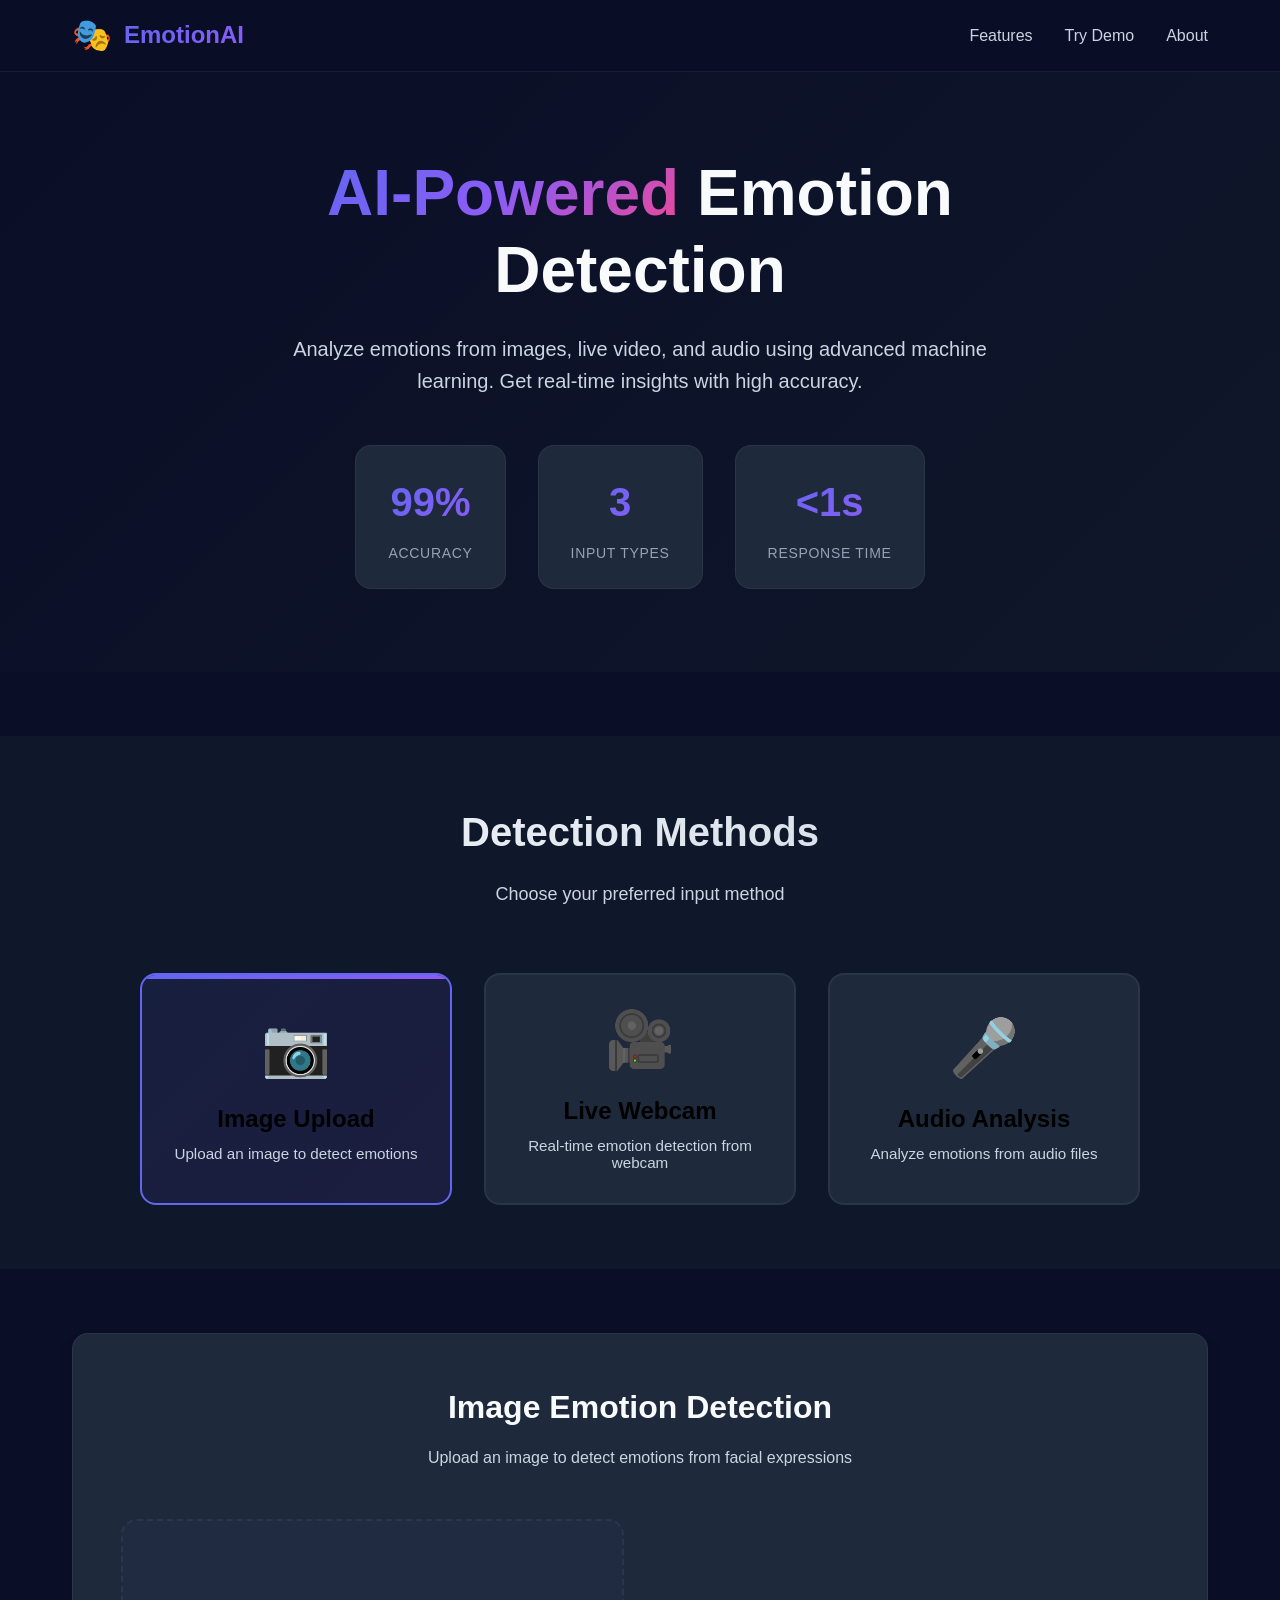
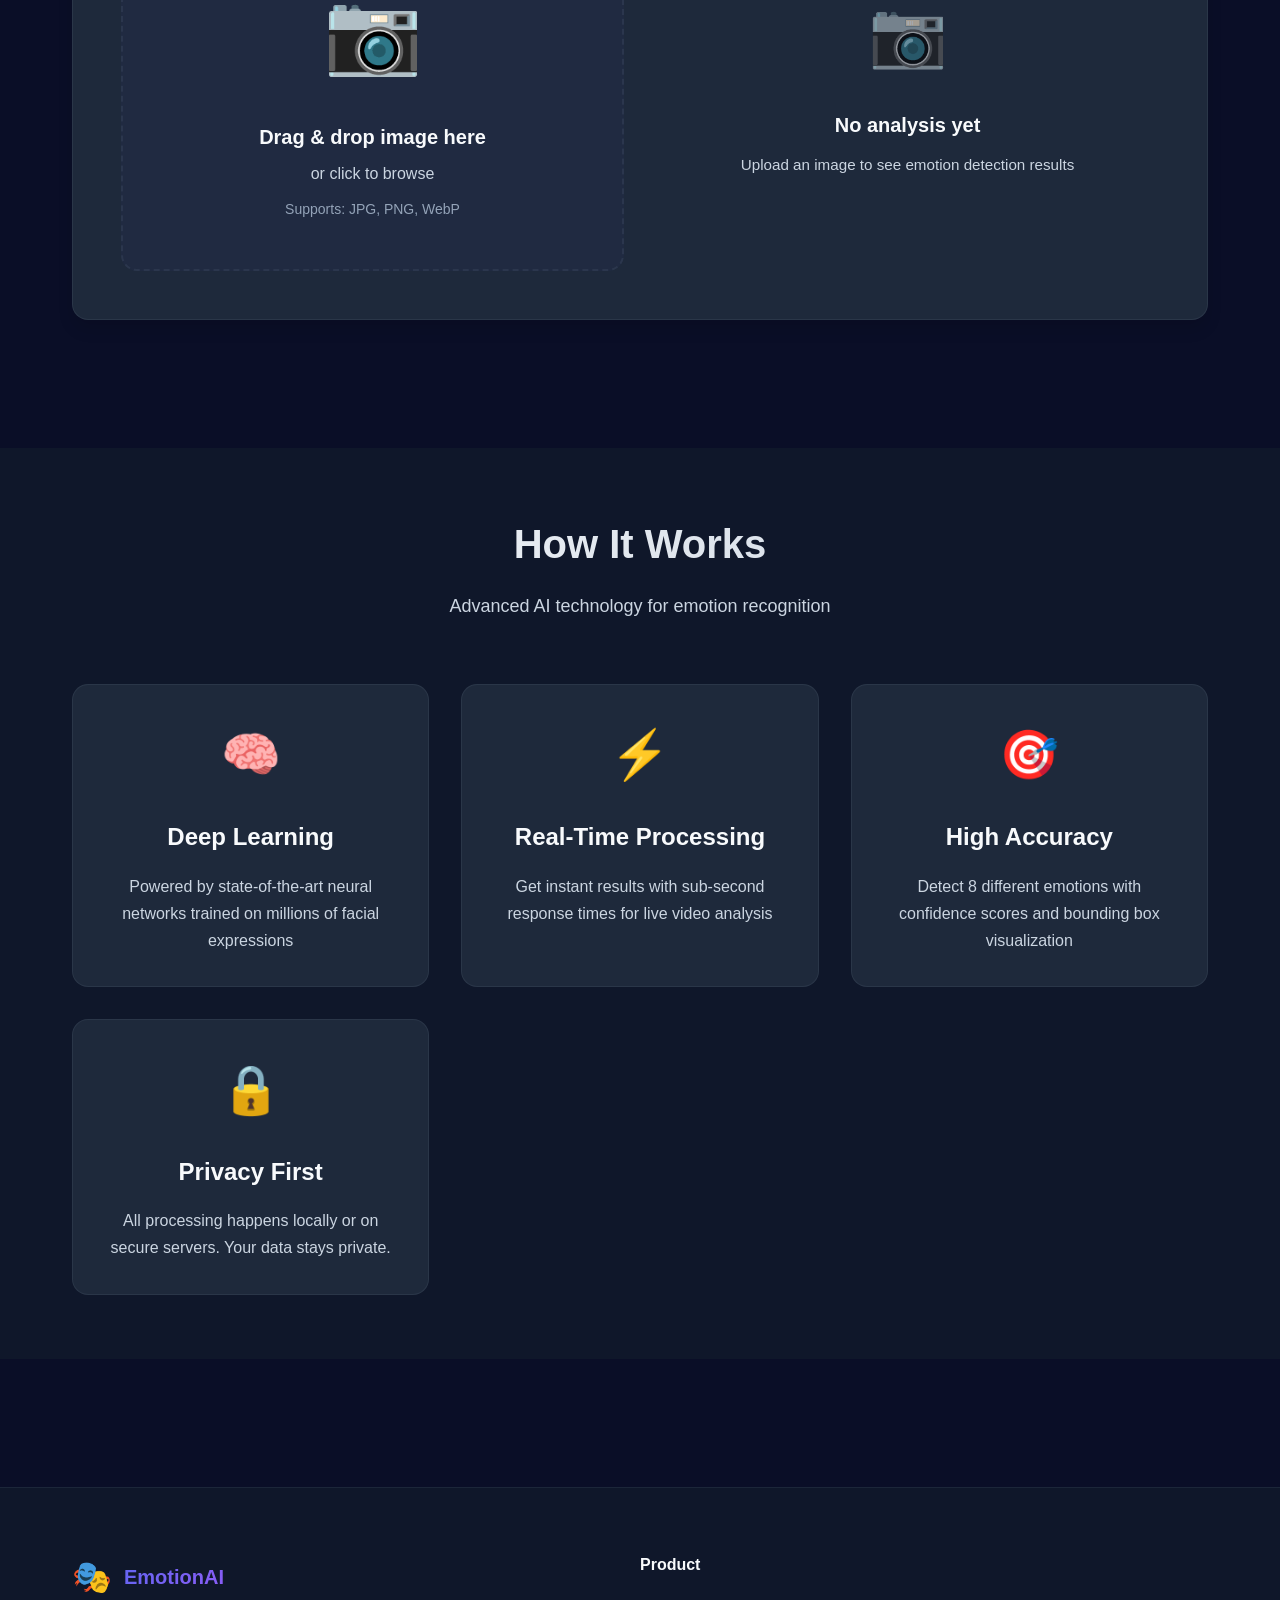
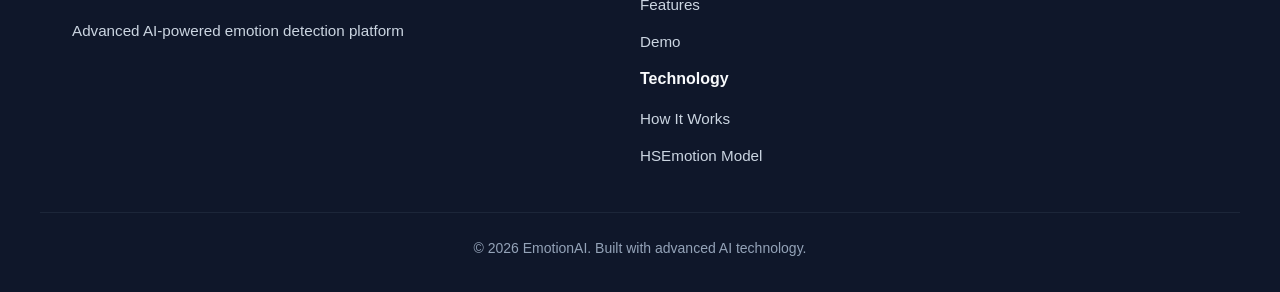
<file: static/index.html>
<!DOCTYPE html>
<html lang="en">
<head>
    <meta charset="UTF-8">
    <meta name="viewport" content="width=device-width, initial-scale=1.0">
    <meta name="description" content="Advanced AI-powered emotion detection from images, video, and audio">
    <title>EmotionAI - Advanced Emotion Detection Platform</title>
    <link rel="stylesheet" href="/static/css/emotion_app.css?v=2.8" type="text/css">
</head>
<body>
    <!-- Navigation Bar -->
    <nav class="navbar" role="navigation" aria-label="Main navigation">
        <div class="navbar-container">
            <div class="nav-brand">
                <div class="logo-icon">🎭</div>
                <span class="logo-text">EmotionAI</span>
            </div>
            
            <button class="nav-toggle" id="navToggle" aria-label="Toggle navigation" aria-expanded="false">
                <span></span>
                <span></span>
                <span></span>
            </button>
            
            <ul class="nav-menu" id="navMenu">
                <li><a href="#features" class="nav-link">Features</a></li>
                <li><a href="#demo" class="nav-link">Try Demo</a></li>
                <li><a href="#about" class="nav-link">About</a></li>
            </ul>
        </div>
    </nav>

    <!-- Hero Section -->
    <section class="hero-section" id="hero">
        <div class="hero-container">
            <div class="hero-content">
                <h1 class="hero-title">
                    <span class="gradient-text">AI-Powered</span> Emotion Detection
                </h1>
                <p class="hero-subtitle">
                    Analyze emotions from images, live video, and audio using advanced machine learning.
                    Get real-time insights with high accuracy.
                </p>
                <div class="hero-stats">
                    <div class="stat-card">
                        <div class="stat-value">99%</div>
                        <div class="stat-label">Accuracy</div>
                    </div>
                    <div class="stat-card">
                        <div class="stat-value">3</div>
                        <div class="stat-label">Input Types</div>
                    </div>
                    <div class="stat-card">
                        <div class="stat-value">&lt;1s</div>
                        <div class="stat-label">Response Time</div>
                    </div>
                </div>
            </div>
        </div>
    </section>

    <!-- Main Content -->
    <main class="main-content">
        <!-- Detection Methods Section -->
        <section class="detection-methods-section" id="demo">
            <div class="section-container">
                <div class="section-header">
                    <h2 class="section-title">Detection Methods</h2>
                    <p class="section-subtitle">Choose your preferred input method</p>
                </div>
                
                <div class="methods-grid">
                    <button class="method-card active" data-tab="image" id="imageMethodBtn">
                        <div class="method-icon">📷</div>
                        <h3 class="method-title">Image Upload</h3>
                        <p class="method-description">Upload an image to detect emotions</p>
                    </button>
                    
                    <button class="method-card" data-tab="video" id="videoMethodBtn">
                        <div class="method-icon">🎥</div>
                        <h3 class="method-title">Live Webcam</h3>
                        <p class="method-description">Real-time emotion detection from webcam</p>
                    </button>
                    
                    <button class="method-card" data-tab="audio" id="audioMethodBtn">
                        <div class="method-icon">🎤</div>
                        <h3 class="method-title">Audio Analysis</h3>
                        <p class="method-description">Analyze emotions from audio files</p>
                    </button>
                </div>
            </div>
        </section>

        <!-- Detection Content Section -->
        <section class="detection-content-section" id="features">
            <div class="section-container">
                <!-- Image Tab -->
                <div class="tab-content active" id="imageTab" role="tabpanel" aria-labelledby="imageMethodBtn">
                    <div class="detection-card">
                        <div class="detection-header">
                            <h3 class="detection-title">Image Emotion Detection</h3>
                            <p class="detection-description">Upload an image to detect emotions from facial expressions</p>
                        </div>
                        
                        <div class="detection-body">
                            <div class="upload-wrapper">
                                <label for="imageFileInput" class="upload-area" id="imageUploadArea" role="button" tabindex="0" aria-label="Upload image">
                                    <input type="file" id="imageFileInput" accept="image/*" style="display: none;" aria-label="Image file input">
                                    <div id="imageDefaultContent" class="upload-content">
                                        <div class="upload-icon-large">📷</div>
                                        <p class="upload-text-primary">Drag & drop image here</p>
                                        <p class="upload-text-secondary">or click to browse</p>
                                        <p class="upload-formats">Supports: JPG, PNG, WebP</p>
                                    </div>
                                    <img id="imagePreview" class="image-preview" style="display: none;" alt="Uploaded image preview">
                                </label>
                            </div>

                            <div class="result-wrapper">
                                <div class="result-section" id="imageResult" style="display: none;">
                                    <div class="result-card">
                                        <div class="result-header">
                                            <span class="result-label">Detected Emotion</span>
                                            <span class="result-status" id="imageStatusText"></span>
                                        </div>
                                        <div class="result-content">
                                            <div class="emotion-icon" id="imageEmotionIcon" role="img" aria-label="Emotion icon">😐</div>
                                            <div class="emotion-label" id="imageEmotionLabel">Neutral</div>
                                            <div class="confidence-bar" role="progressbar" aria-valuenow="0" aria-valuemin="0" aria-valuemax="100">
                                                <div class="confidence-fill" id="imageConfidenceFill"></div>
                                            </div>
                                            <div class="confidence-text" id="imageConfidence">Confidence: 0%</div>
                                        </div>
                                    </div>
                                </div>
                                
                                <div id="imageEmptyState" class="empty-state">
                                    <div class="empty-state-icon">📷</div>
                                    <p class="empty-state-title">No analysis yet</p>
                                    <p class="empty-state-hint">Upload an image to see emotion detection results</p>
                                </div>
                            </div>
                        </div>
                    </div>
                </div>

                <!-- Video Tab -->
                <div class="tab-content" id="videoTab" role="tabpanel" aria-labelledby="videoMethodBtn" aria-hidden="true">
                    <div class="detection-card">
                        <div class="detection-header">
                            <h3 class="detection-title">Live Video Emotion Detection</h3>
                            <p class="detection-description">Detect emotions from your webcam in real-time</p>
                        </div>
                        
                        <div class="detection-body">
                            <!-- Left Side: Video Input Section -->
                            <div class="video-wrapper">
                                <div class="video-container">
                                    <video id="videoStream" autoplay playsinline class="video-stream" style="display: none;" aria-label="Webcam video stream"></video>
                                    <canvas id="videoCanvas" class="video-canvas"></canvas>
                                    <div id="videoPlaceholder" class="video-placeholder">
                                        <div class="upload-icon-large">🎥</div>
                                        <p>Click "Start Camera" to begin</p>
                                    </div>
                                </div>
                                
                                <!-- Buttons moved here, below video input -->
                                <div class="video-controls">
                                    <button class="primary-btn" id="startCameraBtn" aria-label="Start camera">
                                        <span class="btn-icon">📹</span>
                                        <span>Start Camera</span>
                                    </button>
                                    <button class="primary-btn" id="stopCameraBtn" style="display: none;" aria-label="Stop camera">
                                        <span class="btn-icon">⏹️</span>
                                        <span>Stop Camera</span>
                                    </button>
                                </div>
                            </div>

                            <!-- Right Side: Output Section -->
                            <div class="result-wrapper">
                                <div class="result-section" id="videoResult" style="display: none;">
                                    <div class="result-card">
                                        <div class="result-header">
                                            <span class="result-label">Detected Emotion</span>
                                            <span class="result-status" id="videoStatusText"></span>
                                        </div>
                                        <div class="result-content">
                                            <div class="emotion-icon" id="videoEmotionIcon" role="img" aria-label="Emotion icon">😐</div>
                                            <div class="emotion-label" id="videoEmotionLabel">Neutral</div>
                                            <div class="confidence-bar" role="progressbar" aria-valuenow="0" aria-valuemin="0" aria-valuemax="100">
                                                <div class="confidence-fill" id="videoConfidenceFill"></div>
                                            </div>
                                            <div class="confidence-text" id="videoConfidence">Confidence: 0%</div>
                                        </div>
                                        
                                        <!-- Stacked Histogram for All Emotions -->
                                        <div class="emotion-histogram-container" id="videoHistogramContainer" style="display: none;">
                                            <h4 class="histogram-title">Emotion Confidence Distribution</h4>
                                            <div class="stacked-histogram" id="videoStackedHistogram" role="img" aria-label="Emotion confidence histogram">
                                                <!-- Will be populated dynamically -->
                                            </div>
                                        </div>
                                        
                                        <!-- Facial Landmarks Toggle -->
                                        <div class="landmarks-control">
                                            <label class="toggle-switch">
                                                <input type="checkbox" id="showLandmarksToggle">
                                                <span class="toggle-slider"></span>
                                                <span class="toggle-label">Show Facial Points</span>
                                            </label>
                                        </div>
                                    </div>
                                </div>
                                
                                <div id="videoEmptyState" class="empty-state">
                                    <div class="empty-state-icon">🎥</div>
                                    <p class="empty-state-title">No analysis yet</p>
                                    <p class="empty-state-hint">Start your camera to see real-time emotion detection</p>
                                </div>
                            </div>
                        </div>
                    </div>
                </div>

                <!-- Audio Tab -->
                <div class="tab-content" id="audioTab" role="tabpanel" aria-labelledby="audioMethodBtn" aria-hidden="true">
                    <div class="detection-card">
                        <div class="detection-header">
                            <h3 class="detection-title">Audio Emotion Detection</h3>
                            <p class="detection-description">Upload an audio file or record live from your microphone</p>
                        </div>
                        
                        <div class="detection-body">
                            <div class="upload-wrapper">
                                <label for="audioFileInput" class="upload-area" id="audioUploadArea" role="button" tabindex="0" aria-label="Upload audio">
                                    <input type="file" id="audioFileInput" accept="audio/*" style="display: none;" aria-label="Audio file input">
                                    
                                    <div id="audioDefaultContent" class="upload-content">
                                        <div class="upload-icon-large">🎤</div>
                                        <p class="upload-text-primary">Drag & drop audio file here</p>
                                        <p class="upload-text-secondary">or click to browse</p>
                                        <p class="upload-formats">Supports: WAV, MP3, WebM, OGG, M4A</p>
                                    </div>
                                    
                                    <div class="audio-waves-container" id="audioWavesContainer" style="display: none;" aria-label="Recording animation">
                                        <div class="audio-wave"></div>
                                        <div class="audio-wave"></div>
                                        <div class="audio-wave"></div>
                                        <div class="audio-wave"></div>
                                        <div class="audio-wave"></div>
                                    </div>
                                    
                                    <div id="recordedAudioPreview" class="recorded-audio-preview" style="display: none;">
                                        <div class="upload-icon-large">🎵</div>
                                        <p class="upload-text-primary">Audio Recorded!</p>
                                        <audio id="recordedAudioPlayer" controls aria-label="Recorded audio playback"></audio>
                                        <div class="audio-controls-group">
                                            <button class="primary-btn success-btn" id="uploadRecordedBtn" aria-label="Analyze recorded audio">
                                                <span class="btn-icon">📤</span>
                                                <span>Analyze</span>
                                            </button>
                                            <button class="secondary-btn" id="recordAgainBtn" aria-label="Record again">
                                                <span class="btn-icon">🔄</span>
                                                <span>Record Again</span>
                                            </button>
                                        </div>
                                    </div>
                                </div>
                                
                                <div class="audio-controls-group">
                                    <button class="primary-btn" id="audioRecordBtn" aria-label="Start recording audio">
                                        <span class="btn-icon">🎤</span>
                                        <span>Record Audio</span>
                                    </button>
                                </div>
                                
                                <div class="audio-status-container">
                                    <p id="audioStatus" class="audio-status-text">Ready to upload or record</p>
                                </div>
                            </div>

                            <!-- Right Side: Output Section -->
                            <div class="result-wrapper">
                                <div class="result-section" id="audioResult" style="display: none;">
                                    <div class="result-card">
                                        <div class="result-header">
                                            <span class="result-label">Detected Emotion</span>
                                            <span class="result-status" id="audioStatusText"></span>
                                        </div>
                                        <div class="result-content">
                                            <div class="emotion-icon" id="audioEmotionIcon" role="img" aria-label="Emotion icon">😐</div>
                                            <div class="emotion-label" id="audioEmotionLabel">Neutral</div>
                                            <div class="confidence-bar" role="progressbar" aria-valuenow="0" aria-valuemin="0" aria-valuemax="100">
                                                <div class="confidence-fill" id="audioConfidenceFill"></div>
                                            </div>
                                            <div class="confidence-text" id="audioConfidence">Confidence: 0%</div>
                                        </div>
                                    </div>
                                </div>
                                
                                <div id="audioEmptyState" class="empty-state">
                                    <div class="empty-state-icon">🎵</div>
                                    <p class="empty-state-title">No analysis yet</p>
                                    <p class="empty-state-hint">Upload a file or record audio to see results</p>
                                </div>
                            </div>
                        </div>
                    </div>
                </div>
            </div>
        </section>

        <!-- About Section -->
        <section class="about-section" id="about">
            <div class="section-container">
                <div class="section-header">
                    <h2 class="section-title">How It Works</h2>
                    <p class="section-subtitle">Advanced AI technology for emotion recognition</p>
                </div>
                
                <div class="features-grid">
                    <div class="feature-card">
                        <div class="feature-icon">🧠</div>
                        <h3 class="feature-title">Deep Learning</h3>
                        <p class="feature-description">Powered by state-of-the-art neural networks trained on millions of facial expressions</p>
                    </div>
                    
                    <div class="feature-card">
                        <div class="feature-icon">⚡</div>
                        <h3 class="feature-title">Real-Time Processing</h3>
                        <p class="feature-description">Get instant results with sub-second response times for live video analysis</p>
                    </div>
                    
                    <div class="feature-card">
                        <div class="feature-icon">🎯</div>
                        <h3 class="feature-title">High Accuracy</h3>
                        <p class="feature-description">Detect 8 different emotions with confidence scores and bounding box visualization</p>
                    </div>
                    
                    <div class="feature-card">
                        <div class="feature-icon">🔒</div>
                        <h3 class="feature-title">Privacy First</h3>
                        <p class="feature-description">All processing happens locally or on secure servers. Your data stays private.</p>
                    </div>
                </div>
            </div>
        </section>
    </main>

    <!-- Footer -->
    <footer class="footer">
        <div class="footer-container">
            <div class="footer-content">
                <div class="footer-brand">
                    <div class="logo-icon">🎭</div>
                    <span class="logo-text">EmotionAI</span>
                </div>
                <p class="footer-description">Advanced AI-powered emotion detection platform</p>
            </div>
            
            <div class="footer-links">
                <div class="footer-column">
                    <h4 class="footer-title">Product</h4>
                    <ul class="footer-list">
                        <li><a href="#features" class="footer-link">Features</a></li>
                        <li><a href="#demo" class="footer-link">Demo</a></li>
                    </ul>
                </div>
                
                <div class="footer-column">
                    <h4 class="footer-title">Technology</h4>
                    <ul class="footer-list">
                        <li><a href="#about" class="footer-link">How It Works</a></li>
                        <li><span class="footer-link">HSEmotion Model</span></li>
                    </ul>
                </div>
            </div>
        </div>
        
        <div class="footer-bottom">
            <p>&copy; 2026 EmotionAI. Built with advanced AI technology.</p>
        </div>
    </footer>

    <!-- Error Message -->
    <div class="error-message" id="errorMessage" role="alert" aria-live="assertive" style="display: none;"></div>

    <!-- Scripts -->
    <script src="/static/js/shared_utils.js"></script>
    <script src="/static/js/image_emotion.js"></script>
    <script src="/static/js/video_emotion.js"></script>
    <script src="/static/js/audio_emotion.js"></script>
    <script src="/static/js/unified_app.js"></script>
    
    <!-- Navigation & UI Scripts -->
    <script>
        // Navbar scroll effect
        const navbar = document.querySelector('.navbar');
        window.addEventListener('scroll', () => {
            if (window.scrollY > 50) {
                navbar.classList.add('scrolled');
            } else {
                navbar.classList.remove('scrolled');
            }
        });
        
        // Mobile navigation toggle
        const navToggle = document.getElementById('navToggle');
        const navMenu = document.getElementById('navMenu');
        
        if (navToggle && navMenu) {
            navToggle.addEventListener('click', () => {
                const isExpanded = navToggle.getAttribute('aria-expanded') === 'true';
                navToggle.setAttribute('aria-expanded', !isExpanded);
                navMenu.classList.toggle('active');
                navToggle.classList.toggle('active');
            });
            
            // Close menu when clicking on a link
            document.querySelectorAll('.nav-link').forEach(link => {
                link.addEventListener('click', () => {
                    navMenu.classList.remove('active');
                    navToggle.classList.remove('active');
                    navToggle.setAttribute('aria-expanded', 'false');
                });
            });
        }
        
        // Smooth scrolling for anchor links
        document.querySelectorAll('a[href^="#"]').forEach(anchor => {
            anchor.addEventListener('click', function (e) {
                const href = this.getAttribute('href');
                if (href === '#') return;
                
                e.preventDefault();
                const target = document.querySelector(href);
                if (target) {
                    const navHeight = parseInt(getComputedStyle(document.documentElement).getPropertyValue('--nav-height')) || 72;
                    const offsetTop = target.offsetTop - navHeight;
                    window.scrollTo({
                        top: offsetTop,
                        behavior: 'smooth'
                    });
                }
            });
        });
        
        // Method cards click handler - handled by unified_app.js
        // This is just for scrolling, tab switching is handled by unified_app.js
    </script>
</body>
</html>
</file>
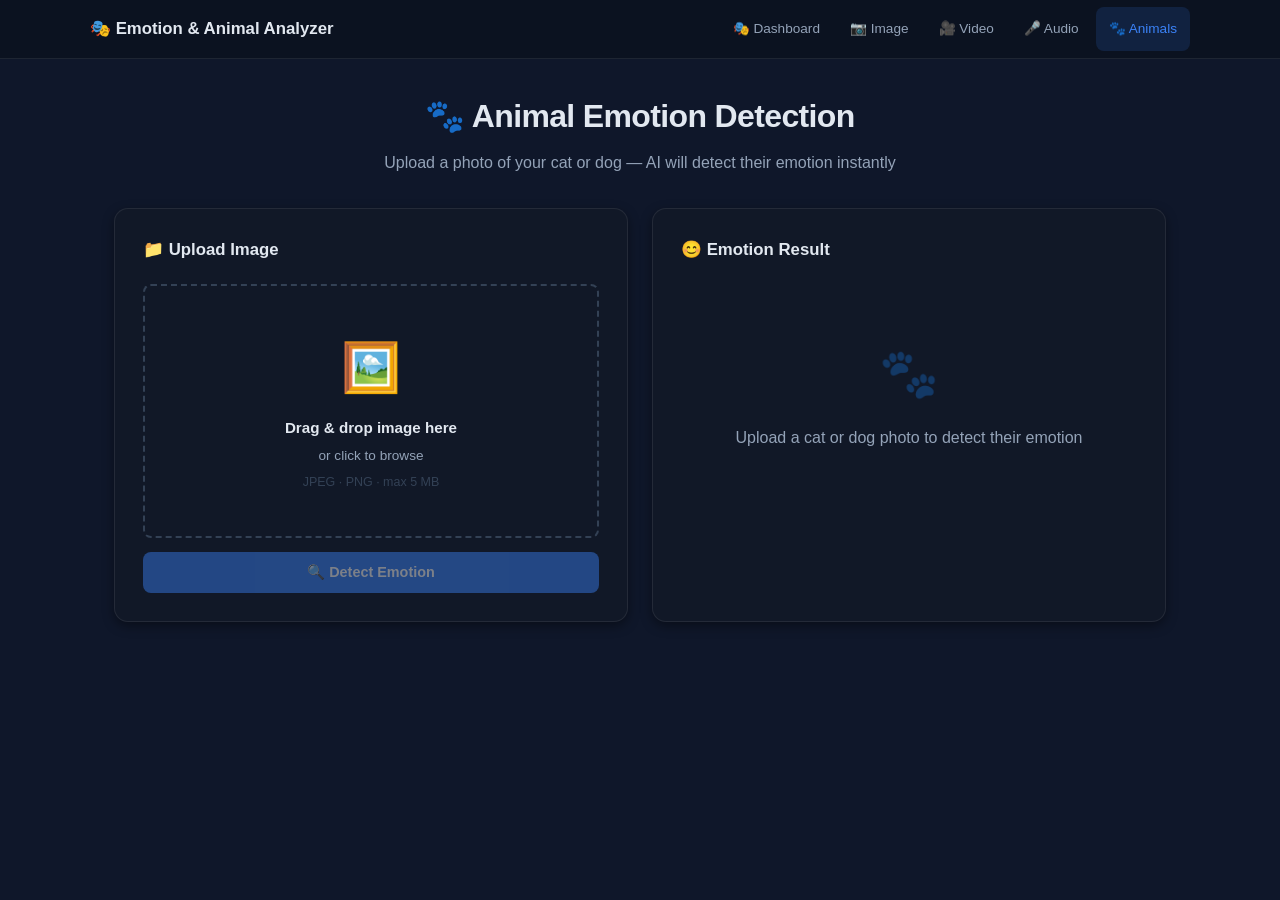
<file: static/animal_emotion.html>
<!DOCTYPE html>
<html lang="en">
<head>
    <meta charset="UTF-8">
    <meta name="viewport" content="width=device-width, initial-scale=1.0">
    <meta name="description" content="Animal Emotion Detection — detect happiness, sadness, anger and more in cats and dogs">
    <title>🐾 Animal Emotion Detection</title>
    <link rel="stylesheet" href="/static/css/animal_emotion.css">
</head>
<body>

<!-- NAVIGATION -->
<nav class="navbar">
    <div class="navbar-inner">
        <a href="/" class="nav-brand">🎭 Emotion &amp; Animal Analyzer</a>
        <div class="nav-links">
            <a href="/"       class="nav-link">🎭 Dashboard</a>
            <a href="/image"  class="nav-link">📷 Image</a>
            <a href="/video"  class="nav-link">🎥 Video</a>
            <a href="/audio"  class="nav-link">🎤 Audio</a>
            <a href="/animal" class="nav-link active">🐾 Animals</a>
        </div>
    </div>
</nav>

<!-- PAGE -->
<div class="container">

    <div class="page-header">
        <h1>🐾 Animal Emotion Detection</h1>
        <p>Upload a photo of your cat or dog — AI will detect their emotion instantly</p>
    </div>

    <div class="grid-two">

        <!-- ── LEFT: Input ── -->
        <div class="card">
            <div class="card-title">📁 Upload Image</div>

            <div class="upload-zone" id="uploadZone">
                <input type="file" id="fileInput" accept="image/jpeg,image/png" style="display:none">
                <div class="upload-zone-icon">🖼️</div>
                <p class="upload-zone-primary">Drag &amp; drop image here</p>
                <p class="upload-zone-secondary">or click to browse</p>
                <p class="upload-zone-formats">JPEG · PNG · max 5 MB</p>
            </div>

            <div class="file-strip" id="fileStrip">
                <span class="file-strip-name" id="fileStripName"></span>
                <span class="file-strip-size" id="fileStripSize"></span>
            </div>

            <div class="preview-wrap" id="previewWrap">
                <img id="previewImg" alt="Preview">
            </div>

            <button class="btn btn-primary" id="analyzeBtn" disabled>
                🔍 Detect Emotion
            </button>

            <div class="loading" id="loading">
                <div class="spinner"></div>
                <p class="loading-text">Running ViT model inference…</p>
            </div>

            <div class="banner banner-error" id="errorBanner"></div>
        </div>

        <!-- ── RIGHT: Results ── -->
        <div class="card">
            <div class="card-title">😊 Emotion Result</div>

            <!-- empty state -->
            <div class="results-empty" id="resultsEmpty">
                <div class="results-empty-icon">🐾</div>
                <p>Upload a cat or dog photo to detect their emotion</p>
            </div>

            <!-- result card -->
            <div class="result-card" id="resultCard">

                <!-- Hero emotion display -->
                <div class="emotion-hero">
                    <div class="emotion-hero-emoji" id="heroEmoji">🐾</div>
                    <div class="emotion-hero-label"  id="heroLabel">—</div>
                    <div class="emotion-hero-conf"   id="heroConf">Confidence: —</div>
                    <div class="conf-bar">
                        <div class="conf-fill" id="confFill" style="width:0%"></div>
                    </div>
                </div>

                <!-- Full probability distribution -->
                <div>
                    <div class="distribution-title">Full Emotion Distribution</div>
                    <div id="distList"></div>
                </div>

                <!-- Meta info -->
                <div class="meta-row">
                    <span class="meta-label">Model:</span>
                    <span id="metaModel">vit-animal-emotion</span>
                    &nbsp;·&nbsp;
                    <span class="meta-label">Time:</span>
                    <span id="metaTime">—</span>
                </div>

                <!-- Feedback -->
                <div id="standaloneFeedbackRow" style="margin-top:10px;"></div>

            </div><!-- /result-card -->
        </div>

    </div><!-- /grid-two -->
</div><!-- /container -->

<script src="/static/js/feedback.js"></script>
<script src="/static/js/animal_emotion_standalone.js"></script>
</body>
</html>
</file>
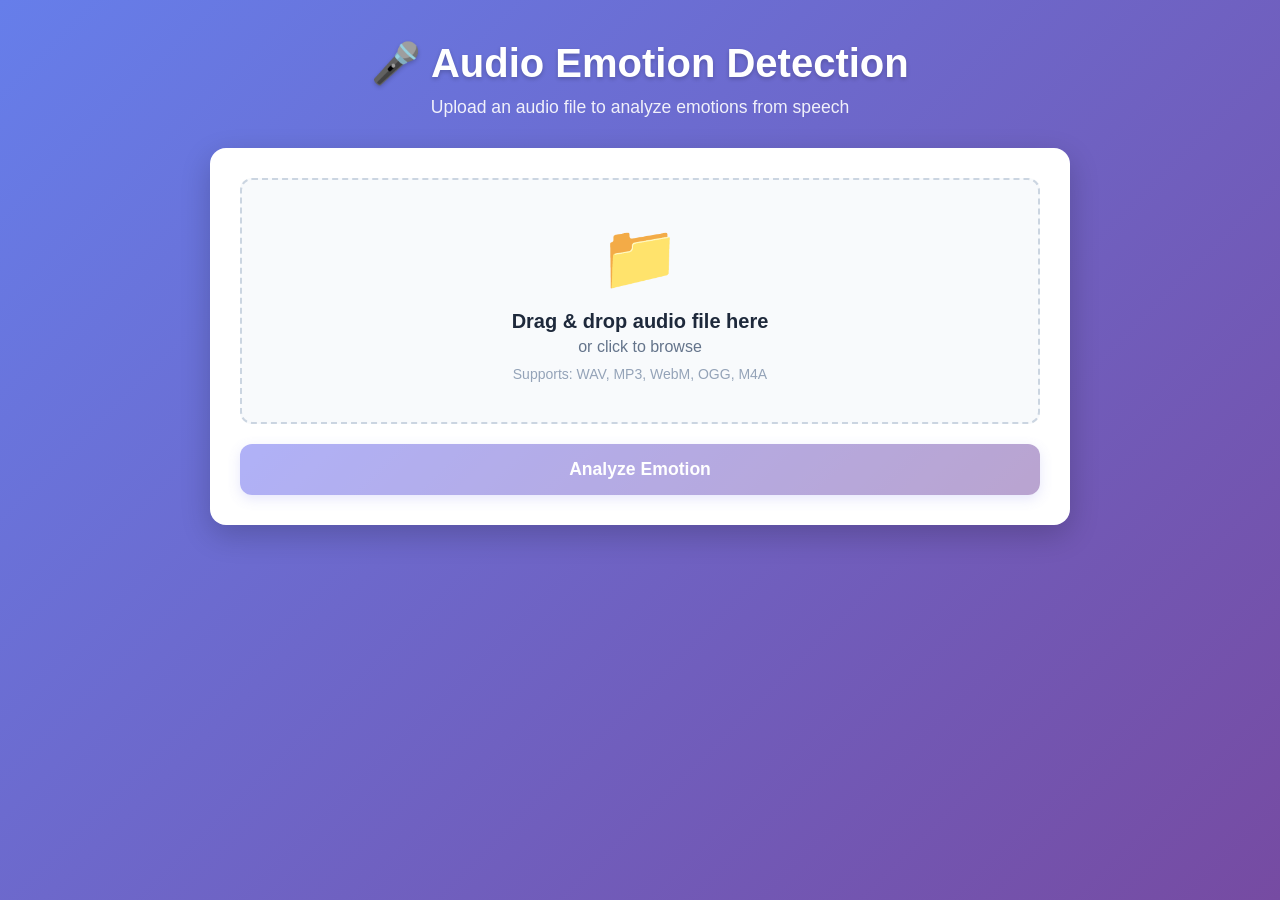
<file: static/audio_emotion.html>
<!DOCTYPE html>
<html lang="en">
<head>
    <meta charset="UTF-8">
    <meta name="viewport" content="width=device-width, initial-scale=1.0">
    <meta name="description" content="Audio Emotion Detection - Analyze emotions from speech">
    <title>🎤 Audio Emotion Detection</title>
    <link rel="stylesheet" href="/static/css/audio_emotion.css?v=1.0" type="text/css">
</head>
<body>
    <div class="container">
        <!-- Header -->
        <div class="header">
            <h1>🎤 Audio Emotion Detection</h1>
            <p>Upload an audio file to analyze emotions from speech</p>
        </div>

        <!-- Upload Card -->
        <div class="card">
            <div class="upload-area" id="uploadArea">
                <input type="file" id="fileInput" accept="audio/*" style="display: none;">
                <div class="upload-content">
                    <div class="upload-icon">📁</div>
                    <p class="upload-text-primary">Drag & drop audio file here</p>
                    <p class="upload-text-secondary">or click to browse</p>
                    <p class="upload-formats">Supports: WAV, MP3, WebM, OGG, M4A</p>
                </div>
            </div>
            
            <div class="file-info" id="fileInfo">
                <div class="file-info-content">
                    <span class="file-name" id="fileName"></span>
                    <span class="file-size" id="fileSize"></span>
                </div>
            </div>
            
            <button class="btn-analyze" id="btnAnalyze" disabled>Analyze Emotion</button>
            
            <div class="loading" id="loading">
                <div class="spinner"></div>
                <p>Processing audio...</p>
            </div>
            
            <div class="error-message" id="errorMessage"></div>
        </div>

        <!-- Results Card -->
        <div class="card results" id="results">
            <div class="emotion-display">
                <div class="emotion-label" id="emotionLabel">-</div>
                <div class="confidence-bar">
                    <div class="confidence-fill" id="confidenceFill" style="width: 0%">
                        <span class="confidence-text" id="confidenceText">0%</span>
                    </div>
                </div>
            </div>
            
            <div class="transcript-box">
                <div class="transcript-label">📝 Transcript</div>
                <div class="transcript-text" id="transcriptText">-</div>
            </div>
            
            <div class="details-grid">
                <div class="detail-item">
                    <div class="detail-label">Mood Category</div>
                    <div class="detail-value" id="moodCategory">-</div>
                </div>
                <div class="detail-item">
                    <div class="detail-label">Energy Level</div>
                    <div class="detail-value" id="energyLevel">-</div>
                </div>
                <div class="detail-item">
                    <div class="detail-label">Tone</div>
                    <div class="detail-value" id="tone">-</div>
                </div>
                <div class="detail-item">
                    <div class="detail-label">Emotional Intensity</div>
                    <div class="detail-value" id="emotionalIntensity">-</div>
                </div>
            </div>
            
            <div class="key-phrases-section">
                <div class="key-phrases-label">🔑 Key Phrases</div>
                <div class="phrase-tags" id="keyPhrases">
                    <!-- Phrases will be added here -->
                </div>
            </div>
            
            <div class="overall-section">
                <div class="overall-label">💭 Overall Vibe</div>
                <div class="overall-text" id="overallVibe">-</div>
            </div>
            
            <div class="explanation-section">
                <div class="explanation-label">📊 Explanation</div>
                <div class="explanation-text" id="explanation">-</div>
            </div>
        </div>
    </div>

    <script src="/static/js/audio_emotion_standalone.js"></script>
</body>
</html>
</file>
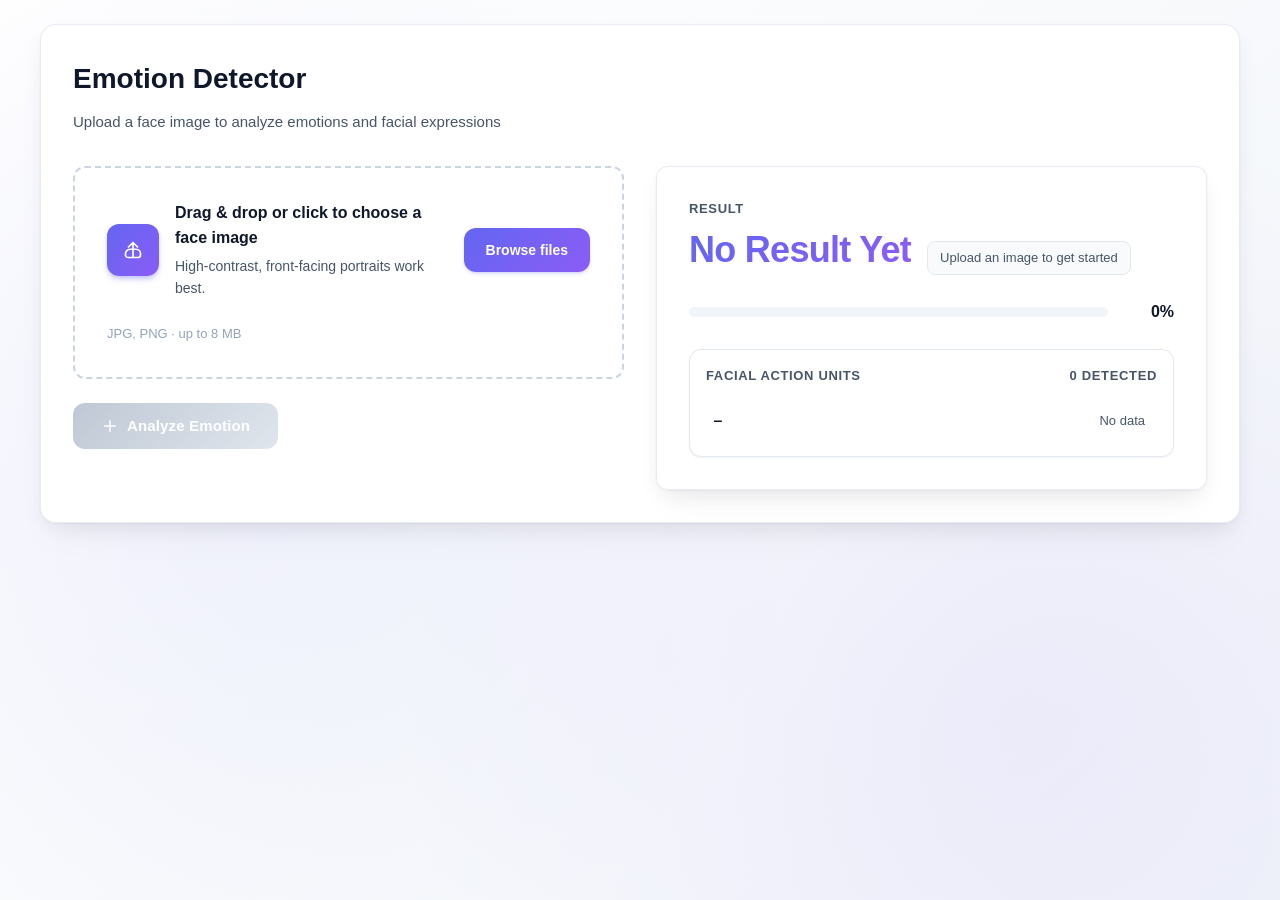
<file: static/image_emotion.html>
<!DOCTYPE html>
<html lang="en">
  <head>
    <meta charset="UTF-8" />
    <title>Emotion Detector - AI-Powered Facial Expression Analysis</title>
    <meta name="viewport" content="width=device-width, initial-scale=1" />
    <meta name="description" content="Upload a face image and get real-time emotion analysis with Action Units detection" />
    <link rel="stylesheet" href="/static/css/image_emotion.css" />
  </head>
  <body>
    <div class="app-shell">
      <section class="card">
        <div class="card-inner">
          <header class="header">
            <div class="title-block">
              <div class="title">
                <span>Emotion Detector</span>
              </div>
              <p class="subtitle">
                Upload a face image to analyze emotions and facial expressions
              </p>
            </div>
          </header>

          <div class="layout">
            <!-- Left: upload + live status -->
            <div>
              <label class="upload-area" id="drop-zone">
                <input
                  type="file"
                  id="file-input"
                  accept="image/png,image/jpeg"
                  aria-label="Upload face image"
                />
                <div class="upload-top">
                  <div class="upload-left">
                    <div class="upload-icon">
                      <svg
                        xmlns="http://www.w3.org/2000/svg"
                        fill="none"
                        viewBox="0 0 24 24"
                        stroke-width="1.7"
                        stroke="currentColor"
                      >
                        <path
                          stroke-linecap="round"
                          stroke-linejoin="round"
                          d="M12 4.5v15m0-15L7.5 9M12 4.5 16.5 9M4.5 15.75A4.5 4.5 0 0 1 9 11.25h6a4.5 4.5 0 0 1 4.5 4.5v1.125A2.625 2.625 0 0 1 16.875 19.5H7.125A2.625 2.625 0 0 1 4.5 17.625V15.75Z"
                        />
                      </svg>
                    </div>
                    <div>
                      <div class="upload-text-main">
                        Drag & drop or click to choose a face image
                      </div>
                      <div class="upload-text-sub">
                        High‑contrast, front‑facing portraits work best.
                      </div>
                    </div>
                  </div>
                  <button type="button" class="upload-cta" id="choose-btn">
                    <span>Browse files</span>
                  </button>
                </div>
                <div class="upload-hint">
                  <span>JPG, PNG &middot; up to 8 MB</span>
                </div>
              </label>

              <div class="preview-card" id="preview-card" style="display: none">
                <div class="preview-thumb">
                  <img id="preview-img" alt="Selected preview" />
                </div>
                <div class="preview-info">
                  <div class="preview-name" id="preview-name"></div>
                  <div class="preview-meta" id="preview-meta"></div>
                  <div class="preview-status">
                    Status:
                    <span id="preview-status">Ready to analyze</span>
                  </div>
                </div>
              </div>

              <div class="controls">
                <button type="button" class="primary-btn" id="analyze-btn" disabled>
                  <svg
                    xmlns="http://www.w3.org/2000/svg"
                    viewBox="0 0 24 24"
                    fill="none"
                    stroke="currentColor"
                    stroke-width="2"
                    stroke-linecap="round"
                    stroke-linejoin="round"
                  >
                    <path d="M12 5v14M5 12h14" />
                  </svg>
                  <span>Analyze Emotion</span>
                </button>
              </div>

              <div class="error-banner" id="error-banner" role="alert" aria-live="polite"></div>
            </div>

            <!-- Right: results -->
            <div>
              <div class="results-card">
                <div class="result-header">
                  <div>
                    <div class="result-main-label">Result</div>
                    <div class="emotion-display">
                      <div class="emotion-label" id="emotion-label">No result yet</div>
                      <div class="emotion-chip" id="emotion-chip">
                        Upload an image to get started
                      </div>
                    </div>
                  </div>
                </div>

                <div class="confidence-row">
                  <div class="confidence-bar">
                    <div class="confidence-fill" id="confidence-fill"></div>
                  </div>
                  <div class="confidence-value" id="confidence-value">0%</div>
                </div>

                <div class="au-section">
                  <div class="au-list">
                    <div class="au-list-header">
                      <span>Facial Action Units</span>
                      <span id="au-count-label">0 detected</span>
                    </div>
                    <div class="au-items" id="au-items">
                      <div class="au-item">
                        <span class="au-name">–</span>
                        <span class="au-value">No data</span>
                      </div>
                    </div>
                  </div>
                </div>
              </div>
            </div>
          </div>
        </div>
      </section>

    </div>

    <script src="/static/js/image_emotion.js"></script>
  </body>
</html>
</file>
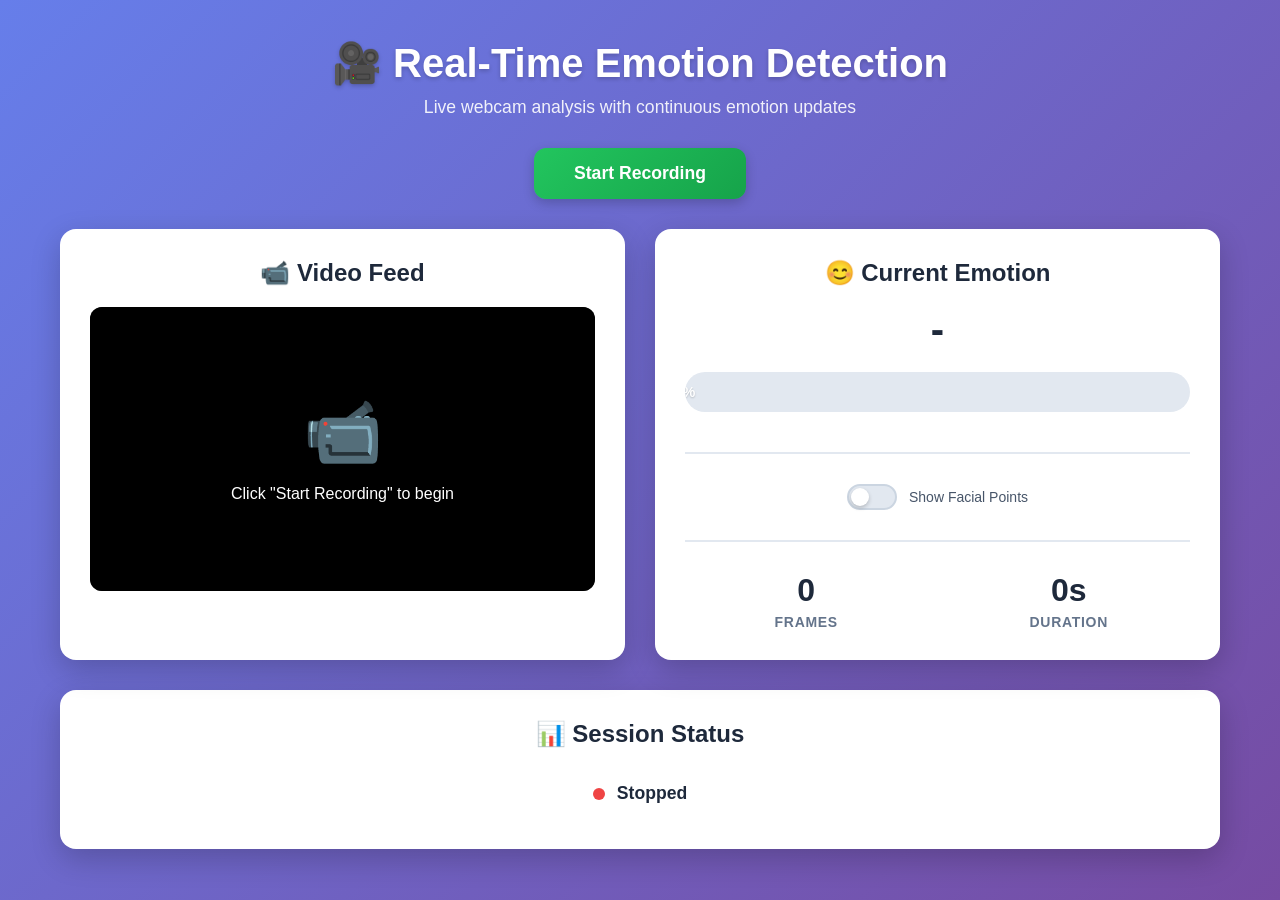
<file: static/video_emotion.html>
<!DOCTYPE html>
<html lang="en">
<head>
    <meta charset="UTF-8">
    <meta name="viewport" content="width=device-width, initial-scale=1.0">
    <meta name="description" content="Real-Time Video Emotion Detection - Live webcam analysis">
    <title>🎥 Real-Time Emotion Detection</title>
    <link rel="stylesheet" href="/static/css/video_emotion.css?v=1.0" type="text/css">
</head>
<body>
    <div class="container">
        <!-- Header -->
        <div class="header">
            <h1>🎥 Real-Time Emotion Detection</h1>
            <p>Live webcam analysis with continuous emotion updates</p>
        </div>

        <!-- Controls -->
        <div class="controls">
            <button class="btn-start" id="btnStart">Start Recording</button>
            <button class="btn-stop" id="btnStop" style="display: none;">Stop Recording</button>
        </div>

        <!-- Video Container -->
        <div class="video-container">
            <div class="video-box">
                <h2>📹 Video Feed</h2>
                <div class="video-wrapper">
                    <video id="videoFeed" autoplay playsinline></video>
                    <canvas id="videoCanvas"></canvas>
                    <div class="video-placeholder" id="videoPlaceholder">
                        <div class="placeholder-icon">📹</div>
                        <p>Click "Start Recording" to begin</p>
                    </div>
                </div>
            </div>
            
            <div class="video-box">
                <h2>😊 Current Emotion</h2>
                <div class="emotion-display">
                    <div class="emotion-label" id="emotionLabel">-</div>
                    <div class="confidence-bar">
                        <div class="confidence-fill" id="confidenceFill" style="width: 0%">
                            <span class="confidence-text" id="confidenceText">0%</span>
                        </div>
                    </div>
                </div>
                
                <!-- Stacked Histogram -->
                <div class="histogram-container" id="histogramContainer" style="display: none;">
                    <h3 class="histogram-title">Emotion Distribution</h3>
                    <div class="stacked-histogram" id="stackedHistogram"></div>
                </div>
                
                <!-- Facial Landmarks Toggle -->
                <div class="landmarks-control">
                    <label class="toggle-switch">
                        <input type="checkbox" id="showLandmarksToggle">
                        <span class="toggle-slider"></span>
                        <span class="toggle-label">Show Facial Points</span>
                    </label>
                </div>
                
                <div class="stats">
                    <div class="stat-item">
                        <div class="stat-value" id="frameCount">0</div>
                        <div class="stat-label">Frames</div>
                    </div>
                    <div class="stat-item">
                        <div class="stat-value" id="duration">0s</div>
                        <div class="stat-label">Duration</div>
                    </div>
                </div>
            </div>
        </div>

        <!-- Status -->
        <div class="status-section">
            <h2>📊 Session Status</h2>
            <div class="status" id="status">
                <span class="status-indicator stopped"></span>
                <span class="status-text">Stopped</span>
            </div>
        </div>
    </div>

    <script src="/static/js/video_emotion_standalone.js"></script>
</body>
</html>
</file>
<file: static/css/emotion_app.css>
/**
 * EmotionAI - Fresh CSS from Scratch
 * Built according to FastAPI backend structure:
 * - /image/emotion (POST)
 * - /video/emotion (WebSocket)
 * - /audio/emotion (POST)
 */

/* ============================================
   CSS VARIABLES
   ============================================ */
:root {
    /* Colors */
    --primary: #6366f1;
    --primary-dark: #4f46e5;
    --secondary: #8b5cf6;
    --accent: #ec4899;
    --success: #10b981;
    --error: #ef4444;
    
    /* Backgrounds */
    --bg-dark: #0a0e27;
    --bg-darker: #0f172a;
    --bg-card: #1e293b;
    --bg-card-hover: #334155;
    
    /* Text */
    --text-white: #f8fafc;
    --text-gray: #cbd5e1;
    --text-muted: #94a3b8;
    
    /* Borders */
    --border: rgba(148, 163, 184, 0.1);
    --border-hover: rgba(148, 163, 184, 0.2);
    
    /* Shadows */
    --shadow-sm: 0 1px 3px rgba(0, 0, 0, 0.1);
    --shadow-md: 0 4px 6px rgba(0, 0, 0, 0.1);
    --shadow-lg: 0 10px 15px rgba(0, 0, 0, 0.1);
    --shadow-xl: 0 20px 25px rgba(0, 0, 0, 0.2);
    
    /* Spacing */
    --space-xs: 0.5rem;
    --space-sm: 0.75rem;
    --space-md: 1rem;
    --space-lg: 1.5rem;
    --space-xl: 2rem;
    --space-2xl: 3rem;
    --space-3xl: 4rem;
    
    /* Layout */
    --max-width: 1200px;
    --nav-height: 72px;
    
    /* Transitions */
    --transition: 0.3s ease;
}

/* ============================================
   RESET
   ============================================ */
* {
    margin: 0;
    padding: 0;
    box-sizing: border-box;
}

html {
    scroll-behavior: smooth;
}

body {
    font-family: -apple-system, BlinkMacSystemFont, 'Segoe UI', Roboto, sans-serif;
    background: var(--bg-dark);
    color: var(--text-white);
    line-height: 1.6;
    overflow-x: hidden;
    margin: 0;
    padding: 0;
    width: 100%;
}

/* ============================================
   NAVBAR
   ============================================ */
.navbar {
    position: fixed;
    top: 0;
    left: 0;
    right: 0;
    height: var(--nav-height);
    background: rgba(10, 14, 39, 0.9);
    backdrop-filter: blur(10px);
    border-bottom: 1px solid var(--border);
    z-index: 1000;
}

.navbar-container {
    max-width: var(--max-width);
    margin: 0 auto;
    padding: 0 var(--space-xl);
    height: 100%;
    display: flex;
    align-items: center;
    justify-content: space-between;
    width: 100%;
}

.nav-brand {
    display: flex;
    align-items: center;
    gap: var(--space-sm);
    font-size: 1.5rem;
    font-weight: 700;
    color: var(--text-white);
}

.logo-icon {
    font-size: 2rem;
}

.logo-text {
    background: linear-gradient(135deg, var(--primary), var(--secondary));
    -webkit-background-clip: text;
    -webkit-text-fill-color: transparent;
    background-clip: text;
}

.nav-menu {
    display: flex;
    flex-direction: row;
    align-items: center;
    gap: var(--space-xl);
    list-style: none;
    margin: 0;
    padding: 0;
}

.nav-menu li {
    list-style: none;
    display: inline-block;
}

.nav-link {
    color: var(--text-gray);
    text-decoration: none;
    font-weight: 500;
    transition: color var(--transition);
}

.nav-link:hover {
    color: var(--text-white);
}

.nav-toggle {
    display: none;
    flex-direction: column;
    gap: 4px;
    background: transparent;
    border: none;
    cursor: pointer;
}

.nav-toggle span {
    width: 24px;
    height: 2px;
    background: var(--text-white);
    transition: var(--transition);
}

/* ============================================
   HERO SECTION
   ============================================ */
.hero-section {
    margin-top: var(--nav-height);
    padding: var(--space-3xl) 0;
    background: linear-gradient(135deg, var(--bg-dark), var(--bg-darker));
    min-height: 600px;
    display: flex;
    align-items: center;
}

.hero-container {
    max-width: var(--max-width);
    margin: 0 auto;
    padding: 0 var(--space-xl);
    width: 100%;
}

.hero-content {
    text-align: center;
    max-width: 900px;
    margin: 0 auto;
    width: 100%;
}

.hero-title {
    font-size: clamp(2.5rem, 5vw, 4rem);
    font-weight: 800;
    margin-bottom: var(--space-lg);
    line-height: 1.2;
    text-align: center;
    width: 100%;
}

.gradient-text {
    background: linear-gradient(135deg, var(--primary), var(--secondary), var(--accent));
    -webkit-background-clip: text;
    -webkit-text-fill-color: transparent;
    background-clip: text;
}

.hero-subtitle {
    font-size: clamp(1rem, 2vw, 1.25rem);
    color: var(--text-gray);
    margin-bottom: var(--space-2xl);
    max-width: 700px;
    margin-left: auto;
    margin-right: auto;
    text-align: center;
    width: 100%;
}

.hero-stats {
    display: flex;
    justify-content: center;
    gap: var(--space-xl);
    flex-wrap: wrap;
}

.stat-card {
    background: var(--bg-card);
    border: 1px solid var(--border);
    border-radius: 16px;
    padding: var(--space-lg) var(--space-xl);
    min-width: 150px;
    text-align: center;
    transition: var(--transition);
}

.stat-card:hover {
    transform: translateY(-4px);
    border-color: var(--primary);
    box-shadow: var(--shadow-lg);
}

.stat-value {
    font-size: 2.5rem;
    font-weight: 700;
    background: linear-gradient(135deg, var(--primary), var(--secondary));
    -webkit-background-clip: text;
    -webkit-text-fill-color: transparent;
    background-clip: text;
    margin-bottom: var(--space-xs);
}

.stat-label {
    font-size: 0.875rem;
    color: var(--text-muted);
    text-transform: uppercase;
    letter-spacing: 0.05em;
}

/* ============================================
   MAIN CONTENT
   ============================================ */
.main-content {
    padding: var(--space-3xl) 0;
}

.section-container {
    max-width: var(--max-width);
    margin: 0 auto;
    padding: 0 var(--space-xl);
    width: 100%;
}

.section-header {
    text-align: center;
    margin-bottom: var(--space-3xl);
    width: 100%;
}

.section-title {
    font-size: clamp(2rem, 4vw, 2.5rem);
    font-weight: 700;
    margin-bottom: var(--space-md);
    background: linear-gradient(135deg, var(--text-white), var(--text-gray));
    -webkit-background-clip: text;
    -webkit-text-fill-color: transparent;
    background-clip: text;
    text-align: center;
    width: 100%;
}

.section-subtitle {
    font-size: 1.125rem;
    color: var(--text-gray);
    max-width: 600px;
    margin: 0 auto;
    text-align: center;
    width: 100%;
}

/* ============================================
   DETECTION METHODS
   ============================================ */
.detection-methods-section {
    padding: var(--space-3xl) 0;
    background: var(--bg-darker);
}

.methods-grid {
    display: grid;
    grid-template-columns: repeat(3, 1fr);
    gap: var(--space-xl);
    max-width: 1000px;
    margin: 0 auto;
}

.method-card {
    background: var(--bg-card);
    border: 2px solid var(--border);
    border-radius: 16px;
    padding: var(--space-xl);
    text-align: center;
    cursor: pointer;
    transition: var(--transition);
    position: relative;
    overflow: hidden;
}

.method-card::before {
    content: '';
    position: absolute;
    top: 0;
    left: 0;
    right: 0;
    height: 4px;
    background: linear-gradient(90deg, var(--primary), var(--secondary));
    transform: scaleX(0);
    transition: var(--transition);
}

.method-card:hover {
    transform: translateY(-4px);
    border-color: var(--primary);
    box-shadow: var(--shadow-xl);
}

.method-card:hover::before {
    transform: scaleX(1);
}

.method-card.active {
    border-color: var(--primary);
    background: linear-gradient(135deg, rgba(99, 102, 241, 0.1), rgba(139, 92, 246, 0.1));
}

.method-card.active::before {
    transform: scaleX(1);
}

.method-icon {
    font-size: 3.5rem;
    margin-bottom: var(--space-lg);
}

.method-title {
    font-size: 1.5rem;
    font-weight: 700;
    margin-bottom: var(--space-sm);
}

.method-description {
    color: var(--text-gray);
    font-size: 0.95rem;
}

/* ============================================
   DETECTION CONTENT
   ============================================ */
.detection-content-section {
    padding: var(--space-3xl) 0;
}

.tab-content {
    display: none;
}

.tab-content.active {
    display: block;
}

.detection-card {
    background: var(--bg-card);
    border-radius: 16px;
    padding: var(--space-2xl);
    border: 1px solid var(--border);
    box-shadow: var(--shadow-lg);
    width: 100%;
    max-width: 100%;
    margin: 0 auto;
    display: block;
    position: relative;
}

.detection-header {
    text-align: center;
    margin-bottom: var(--space-2xl);
    width: 100%;
}

.detection-title {
    font-size: 2rem;
    font-weight: 700;
    margin-bottom: var(--space-sm);
    text-align: center;
    width: 100%;
}

.detection-description {
    color: var(--text-gray);
    text-align: center;
    width: 100%;
}

.detection-body {
    display: grid;
    grid-template-columns: 1fr 1fr;
    gap: var(--space-xl);
    align-items: start;
}

/* Ensure audio tab maintains side-by-side layout */
#audioTab .detection-body {
    display: grid !important;
    grid-template-columns: 1fr 1fr !important;
    gap: var(--space-xl) !important;
}

.upload-wrapper,
.video-wrapper,
.result-wrapper {
    display: flex;
    flex-direction: column;
    width: 100%;
    align-items: stretch;
}

/* Ensure audio controls are properly contained within upload-wrapper */
#audioTab .upload-wrapper {
    gap: var(--space-md);
    display: flex !important;
    flex-direction: column !important;
    align-items: stretch !important;
    grid-column: 1 !important; /* Force to first column (left side) */
}

/* Ensure upload area comes first, then buttons */
#audioTab .upload-area {
    order: 1;
}

#audioTab .audio-controls-group {
    order: 2 !important;
    width: 100% !important;
    max-width: 100% !important;
    margin-left: 0 !important;
    margin-right: 0 !important;
    float: none !important;
    position: relative !important;
    left: auto !important;
    right: auto !important;
    clear: both !important;
    display: flex !important;
    flex-direction: row !important;
    justify-content: center !important;
    grid-column: 1 !important;
    grid-row: auto !important;
}

#audioTab .audio-status-container {
    order: 3 !important;
}

.result-wrapper {
    position: sticky;
    top: calc(var(--nav-height) + var(--space-lg));
    width: 100%;
}

/* Ensure result section stays on right side for audio tab */
#audioTab .result-wrapper {
    grid-column: 2 !important; /* Force to second column (right side) */
    position: sticky !important;
    top: calc(var(--nav-height) + var(--space-lg)) !important;
    width: 100% !important;
    display: flex !important;
    flex-direction: column !important;
    align-items: stretch !important;
    min-height: 300px; /* Ensure minimum height for visibility */
}

/* ============================================
   UPLOAD AREA
   ============================================ */
.upload-area {
    border: 2px dashed var(--border);
    border-radius: 16px;
    padding: var(--space-2xl);
    text-align: center;
    cursor: pointer;
    transition: var(--transition);
    background: rgba(99, 102, 241, 0.03);
    min-height: 350px;
    display: flex;
    align-items: center;
    justify-content: center;
    width: 100%;
    position: relative;
    z-index: 1;
    pointer-events: auto !important;
}

.upload-area:hover {
    border-color: var(--primary);
    background: rgba(99, 102, 241, 0.08);
}

.upload-content {
    width: 100%;
}

.upload-icon-large {
    font-size: 5rem;
    margin-bottom: var(--space-lg);
}

.upload-text-primary {
    font-size: 1.25rem;
    font-weight: 600;
    margin-bottom: var(--space-xs);
}

.upload-text-secondary {
    color: var(--text-gray);
    margin-bottom: var(--space-sm);
}

.upload-formats {
    font-size: 0.875rem;
    color: var(--text-muted);
}

.image-preview {
    max-width: 100%;
    max-height: 400px;
    border-radius: 12px;
    box-shadow: var(--shadow-lg);
}

/* ============================================
   VIDEO
   ============================================ */
.video-container {
    position: relative;
    background: #000;
    border-radius: 16px;
    overflow: hidden;
    aspect-ratio: 16 / 9;
    width: 100%;
}

.video-stream {
    width: 100%;
    height: 100%;
    object-fit: cover;
}

.video-canvas {
    position: absolute;
    top: 0;
    left: 0;
    width: 100%;
    height: 100%;
    pointer-events: none;
    z-index: 10;
}

.video-placeholder {
    position: absolute;
    top: 0;
    left: 0;
    right: 0;
    bottom: 0;
    display: flex;
    flex-direction: column;
    align-items: center;
    justify-content: center;
    color: var(--text-gray);
    background: rgba(15, 23, 42, 0.8);
}

/* ============================================
   BUTTONS
   ============================================ */
.primary-btn {
    background: linear-gradient(135deg, var(--primary), var(--secondary));
    color: white;
    border: none;
    padding: var(--space-md) var(--space-xl);
    border-radius: 12px;
    font-size: 1rem;
    font-weight: 600;
    cursor: pointer;
    transition: var(--transition);
    display: inline-flex;
    align-items: center;
    gap: var(--space-sm);
    box-shadow: var(--shadow-md);
}

.primary-btn:hover {
    transform: translateY(-2px);
    box-shadow: var(--shadow-lg);
}

.secondary-btn {
    background: var(--bg-card-hover);
    color: var(--text-white);
    border: 1px solid var(--border);
    padding: var(--space-md) var(--space-xl);
    border-radius: 12px;
    font-size: 1rem;
    font-weight: 600;
    cursor: pointer;
    transition: var(--transition);
    display: inline-flex;
    align-items: center;
    gap: var(--space-sm);
}

.secondary-btn:hover {
    background: var(--bg-card-active);
    border-color: var(--border-hover);
}

.success-btn {
    background: linear-gradient(135deg, var(--success), #059669);
}

.video-controls,
.audio-controls-group {
    display: flex;
    gap: var(--space-md);
    justify-content: center;
    margin-top: var(--space-lg);
    margin-bottom: var(--space-md);
    flex-wrap: wrap;
    width: 100%;
}

/* Ensure video controls are properly contained within video-wrapper */
#videoTab .video-wrapper {
    gap: var(--space-md);
    display: flex;
    flex-direction: column;
}

.audio-status-container {
    text-align: center;
    margin-top: var(--space-sm);
    margin-bottom: var(--space-md);
    width: 100%;
}

.audio-status-text {
    color: var(--text-gray);
}

/* ============================================
   RESULTS
   ============================================ */
.result-section {
    width: 100%;
}

.result-card {
    background: var(--bg-card);
    border-radius: 16px;
    padding: var(--space-xl);
    border: 1px solid var(--border);
    box-shadow: var(--shadow-lg);
    width: 100%;
}

/* Ensure result card is visible on right side for audio tab */
#audioTab .result-card {
    width: 100% !important;
    display: block !important;
    visibility: visible !important;
}

.result-header {
    display: flex;
    justify-content: space-between;
    align-items: center;
    margin-bottom: var(--space-lg);
    padding-bottom: var(--space-md);
    border-bottom: 1px solid var(--border);
}

.result-label {
    font-size: 0.875rem;
    font-weight: 600;
    color: var(--text-gray);
    text-transform: uppercase;
    letter-spacing: 0.05em;
}

/* Ensure "Detected Emotion" label is visible on right side */
#audioTab .result-label {
    display: block !important;
    visibility: visible !important;
    color: var(--text-gray) !important;
}

.result-status {
    font-size: 0.875rem;
    color: var(--success);
    font-weight: 600;
}

.result-content {
    text-align: center;
}

.emotion-icon {
    font-size: 5rem;
    margin-bottom: var(--space-md);
}

.emotion-label {
    font-size: 2rem;
    font-weight: 700;
    margin-bottom: var(--space-lg);
}

.confidence-bar {
    width: 100%;
    height: 8px;
    background: var(--bg-darker);
    border-radius: 9999px;
    overflow: hidden;
    margin-bottom: var(--space-md);
}

.confidence-fill {
    height: 100%;
    background: linear-gradient(90deg, var(--primary), var(--secondary));
    border-radius: 9999px;
    transition: width var(--transition);
}

.confidence-text {
    font-size: 1rem;
    color: var(--text-gray);
    font-weight: 600;
}

/* ============================================
   STACKED HISTOGRAM (Visage Technologies Style)
   ============================================ */
.emotion-histogram-container {
    margin-top: var(--space-xl);
    padding-top: var(--space-lg);
    border-top: 1px solid var(--border);
}

.histogram-title {
    font-size: 0.875rem;
    font-weight: 600;
    color: var(--text-gray);
    text-transform: uppercase;
    letter-spacing: 0.05em;
    margin-bottom: var(--space-md);
    text-align: center;
}

.stacked-histogram {
    width: 100%;
    height: 200px;
    background: var(--bg-darker);
    border-radius: 12px;
    padding: var(--space-md);
    display: flex;
    flex-direction: column;
    justify-content: flex-end;
    gap: 2px;
    position: relative;
    overflow: hidden;
}

.histogram-bar {
    display: flex;
    align-items: center;
    height: 24px;
    border-radius: 4px;
    transition: all 0.3s ease;
    position: relative;
    overflow: hidden;
}

.histogram-bar:hover {
    transform: scaleY(1.05);
    box-shadow: 0 2px 8px rgba(0, 0, 0, 0.3);
}

.histogram-segment {
    height: 100%;
    display: flex;
    align-items: center;
    justify-content: flex-start;
    padding: 0 8px;
    font-size: 0.75rem;
    font-weight: 600;
    color: white;
    text-shadow: 0 1px 2px rgba(0, 0, 0, 0.5);
    transition: width 0.3s ease;
    position: relative;
}

.histogram-segment:first-child {
    border-top-left-radius: 4px;
    border-bottom-left-radius: 4px;
}

.histogram-segment:last-child {
    border-top-right-radius: 4px;
    border-bottom-right-radius: 4px;
}

/* Emotion colors */
.histogram-segment.anger { background: linear-gradient(90deg, #ef4444, #dc2626); }
.histogram-segment.contempt { background: linear-gradient(90deg, #a855f7, #9333ea); }
.histogram-segment.disgust { background: linear-gradient(90deg, #84cc16, #65a30d); }
.histogram-segment.fear { background: linear-gradient(90deg, #f59e0b, #d97706); }
.histogram-segment.happiness { background: linear-gradient(90deg, #10b981, #059669); }
.histogram-segment.neutral { background: linear-gradient(90deg, #6b7280, #4b5563); }
.histogram-segment.sadness { background: linear-gradient(90deg, #3b82f6, #2563eb); }
.histogram-segment.surprise { background: linear-gradient(90deg, #f97316, #ea580c); }

.histogram-label {
    font-size: 0.75rem;
    font-weight: 600;
    color: var(--text-white);
    margin-right: 8px;
    min-width: 80px;
    text-align: right;
}

.histogram-value {
    font-size: 0.75rem;
    font-weight: 700;
    color: white;
    margin-left: auto;
    padding-left: 8px;
}

/* ============================================
   FACIAL LANDMARKS TOGGLE
   ============================================ */
.landmarks-control {
    margin-top: var(--space-lg);
    padding-top: var(--space-lg);
    border-top: 1px solid var(--border);
    display: flex;
    justify-content: center;
}

.toggle-switch {
    display: flex;
    align-items: center;
    gap: var(--space-sm);
    cursor: pointer;
    user-select: none;
}

.toggle-switch input[type="checkbox"] {
    display: none;
}

.toggle-slider {
    position: relative;
    width: 50px;
    height: 26px;
    background: var(--bg-darker);
    border-radius: 13px;
    transition: background 0.3s ease;
    border: 2px solid var(--border);
}

.toggle-slider::before {
    content: '';
    position: absolute;
    width: 18px;
    height: 18px;
    border-radius: 50%;
    background: var(--text-white);
    top: 2px;
    left: 2px;
    transition: transform 0.3s ease;
    box-shadow: 0 2px 4px rgba(0, 0, 0, 0.2);
}

.toggle-switch input[type="checkbox"]:checked + .toggle-slider {
    background: var(--primary);
    border-color: var(--primary);
}

.toggle-switch input[type="checkbox"]:checked + .toggle-slider::before {
    transform: translateX(24px);
}

.toggle-label {
    font-size: 0.875rem;
    color: var(--text-gray);
    font-weight: 500;
}

/* ============================================
   EMPTY STATE
   ============================================ */
.empty-state {
    text-align: center;
    padding: var(--space-3xl) var(--space-xl);
    color: var(--text-gray);
}

/* Ensure empty state is visible on right side for audio tab */
#audioTab .empty-state {
    display: block !important;
    width: 100% !important;
    margin: 0 !important;
    visibility: visible !important;
    opacity: 1 !important;
}

/* Ensure result section shows properly when visible */
#audioTab .result-section {
    width: 100% !important;
}

#audioTab .result-section[style*="display: block"],
#audioTab .result-section.show {
    display: block !important;
}

.empty-state-icon {
    font-size: 4rem;
    margin-bottom: var(--space-lg);
    opacity: 0.6;
}

.empty-state-title {
    font-size: 1.25rem;
    margin-bottom: var(--space-sm);
    color: var(--text-white);
    font-weight: 600;
}

.empty-state-hint {
    font-size: 0.95rem;
    color: var(--text-gray);
}

/* ============================================
   AUDIO WAVES
   ============================================ */
.audio-waves-container {
    display: none;
    align-items: center;
    justify-content: center;
    gap: 8px;
    height: 120px;
    width: 100%;
    padding: var(--space-md);
}

.audio-waves-container.show-waves {
    display: flex;
}

.audio-wave {
    width: 6px;
    height: 30px;
    background: linear-gradient(180deg, var(--primary), var(--secondary));
    border-radius: 3px;
    animation: wave 1.2s ease-in-out infinite;
}

.audio-wave:nth-child(1) { animation-delay: 0s; height: 30px; }
.audio-wave:nth-child(2) { animation-delay: 0.2s; height: 50px; }
.audio-wave:nth-child(3) { animation-delay: 0.4s; height: 70px; }
.audio-wave:nth-child(4) { animation-delay: 0.6s; height: 50px; }
.audio-wave:nth-child(5) { animation-delay: 0.8s; height: 30px; }

@keyframes wave {
    0%, 100% { transform: scaleY(0.3); opacity: 0.6; }
    50% { transform: scaleY(1); opacity: 1; }
}

.recorded-audio-preview {
    text-align: center;
    padding: var(--space-md);
    width: 100%;
}

.recorded-audio-preview audio {
    width: 100%;
    margin: var(--space-md) 0;
}

/* ============================================
   ABOUT SECTION
   ============================================ */
.about-section {
    padding: var(--space-3xl) 0;
    background: var(--bg-darker);
    margin-top: var(--space-3xl);
}

.features-grid {
    display: grid;
    grid-template-columns: repeat(auto-fit, minmax(280px, 1fr));
    gap: var(--space-xl);
    margin-top: var(--space-2xl);
}

.feature-card {
    background: var(--bg-card);
    border-radius: 16px;
    padding: var(--space-xl);
    border: 1px solid var(--border);
    text-align: center;
    transition: var(--transition);
}

.feature-card:hover {
    transform: translateY(-4px);
    border-color: var(--primary);
    box-shadow: var(--shadow-xl);
}

.feature-icon {
    font-size: 3rem;
    margin-bottom: var(--space-lg);
}

.feature-title {
    font-size: 1.5rem;
    font-weight: 700;
    margin-bottom: var(--space-md);
}

.feature-description {
    color: var(--text-gray);
    line-height: 1.7;
}

/* ============================================
   FOOTER
   ============================================ */
.footer {
    background: var(--bg-darker);
    border-top: 1px solid var(--border);
    padding: var(--space-3xl) 0 var(--space-xl);
    margin-top: var(--space-3xl);
}

.footer-container {
    max-width: var(--max-width);
    margin: 0 auto;
    padding: 0 var(--space-xl);
    display: grid;
    grid-template-columns: 2fr 1fr 1fr;
    gap: var(--space-2xl);
}

.footer-brand {
    display: flex;
    align-items: center;
    gap: var(--space-sm);
    font-size: 1.25rem;
    font-weight: 700;
    margin-bottom: var(--space-md);
}

.footer-description {
    color: var(--text-gray);
    font-size: 0.95rem;
}

.footer-title {
    font-size: 1rem;
    font-weight: 600;
    margin-bottom: var(--space-md);
}

.footer-list {
    list-style: none;
}

.footer-link {
    color: var(--text-gray);
    text-decoration: none;
    font-size: 0.95rem;
    transition: color var(--transition);
    display: block;
    margin-bottom: var(--space-sm);
}

.footer-link:hover {
    color: var(--text-white);
}

.footer-bottom {
    max-width: var(--max-width);
    margin: var(--space-xl) auto 0;
    padding: var(--space-lg) var(--space-xl) 0;
    border-top: 1px solid var(--border);
    text-align: center;
    color: var(--text-muted);
    font-size: 0.875rem;
}

/* ============================================
   ERROR MESSAGE
   ============================================ */
.error-message {
    position: fixed;
    bottom: var(--space-xl);
    right: var(--space-xl);
    background: var(--error);
    color: white;
    padding: var(--space-md) var(--space-lg);
    border-radius: 12px;
    box-shadow: var(--shadow-xl);
    z-index: 2000;
    max-width: 400px;
}

/* ============================================
   RESPONSIVE
   ============================================ */
@media (max-width: 1024px) {
    .detection-body {
        grid-template-columns: 1fr;
    }

    /* Override the !important two-column lock on the audio tab so it stacks like others */
    #audioTab .detection-body {
        grid-template-columns: 1fr !important;
    }

    #audioTab .upload-wrapper {
        grid-column: auto !important;
    }

    #audioTab .result-wrapper {
        grid-column: auto !important;
        position: static !important;
        top: auto !important;
        min-height: unset;
    }
    
    .result-wrapper {
        position: static;
    }
    
    .methods-grid {
        grid-template-columns: repeat(2, 1fr);
    }
    
    .footer-container {
        grid-template-columns: 1fr 1fr;
    }
}

@media (min-width: 769px) {
    .nav-menu {
        display: flex !important;
        flex-direction: row !important;
        position: static !important;
        transform: none !important;
        background: transparent !important;
        padding: 0 !important;
    }
    
    .nav-toggle {
        display: none !important;
    }
}

@media (max-width: 768px) {
    :root {
        --nav-height: 64px;
    }
    
    .nav-toggle {
        display: flex;
    }
    
    .nav-menu {
        position: fixed;
        top: var(--nav-height);
        left: 0;
        right: 0;
        background: var(--bg-darker);
        flex-direction: column;
        padding: var(--space-xl);
        transform: translateX(-100%);
        transition: transform var(--transition);
    }
    
    .nav-menu.active {
        transform: translateX(0);
    }
    
    .hero-section {
        padding: var(--space-2xl) 0;
        min-height: 500px;
    }
    
    .methods-grid {
        grid-template-columns: 1fr;
    }
    
    .features-grid {
        grid-template-columns: 1fr;
    }
    
    .footer-container {
        grid-template-columns: 1fr;
        text-align: center;
    }
}

@media (max-width: 480px) {
    .section-container {
        padding: 0 var(--space-md);
    }
    
    .hero-title {
        font-size: 2rem;
    }

    .hero-section {
        min-height: auto;
        padding: var(--space-xl) 0;
    }

    .stat-card {
        min-width: 120px;
        padding: var(--space-md) var(--space-lg);
    }
    
    .stat-value {
        font-size: 2rem;
    }

    /* Nav links in mobile menu: ensure 44px touch targets */
    .nav-menu .nav-link {
        min-height: 44px;
        display: flex;
        align-items: center;
        padding: var(--space-md) 0;
    }

    /* Full-width error toast on small screens */
    .error-message {
        left: var(--space-md);
        right: var(--space-md);
        max-width: none;
        bottom: var(--space-md);
    }

    .detection-card {
        padding: var(--space-lg);
    }

    .upload-area {
        min-height: auto;
        padding: var(--space-xl);
    }

    .primary-btn,
    .secondary-btn {
        width: 100%;
        justify-content: center;
    }
}

/* Extra-small phones (< 375px) */
@media (max-width: 375px) {
    :root {
        --nav-height: 56px;
    }

    .section-container {
        padding: 0 var(--space-sm);
    }

    .hero-container {
        padding: 0 var(--space-sm);
    }

    .hero-title {
        font-size: 1.6rem;
    }

    .hero-section {
        min-height: auto;
        padding: var(--space-lg) 0;
    }

    .stat-card {
        min-width: 100px;
        padding: var(--space-sm) var(--space-md);
    }

    .stat-value {
        font-size: 1.5rem;
    }

    .detection-card {
        padding: var(--space-md);
        border-radius: 12px;
    }

    .detection-title {
        font-size: 1.4rem;
    }

    .upload-area {
        min-height: auto;
        padding: var(--space-lg) var(--space-md);
    }

    .upload-icon-large {
        font-size: 3rem;
    }

    .primary-btn,
    .secondary-btn {
        width: 100%;
        justify-content: center;
        font-size: 0.9rem;
    }

    .methods-grid {
        grid-template-columns: 1fr;
    }

    .footer-container {
        grid-template-columns: 1fr;
        text-align: center;
    }

    .navbar-container {
        padding: 0 var(--space-md);
    }

    .error-message {
        left: var(--space-sm);
        right: var(--space-sm);
        max-width: none;
        bottom: var(--space-sm);
        font-size: 0.85rem;
        padding: var(--space-sm) var(--space-md);
    }
}
</file>
<file: static/css/animal_emotion.css>
/**
 * Animal Emotion Detection — Standalone Page Styles
 * Dark-mode design system, mirrors style.css CSS variables exactly.
 */

:root {
    --bg:           #0f172a;
    --panel:        #0b1220;
    --card:         #111827;
    --muted:        #334155;
    --text:         #e2e8f0;
    --subtext:      #94a3b8;
    --primary:      #3b82f6;
    --primary-h:    #2563eb;
    --success:      #10b981;
    --danger:       #ef4444;
    --border:       rgba(255,255,255,0.08);
    --border-h:     rgba(255,255,255,0.14);
    --radius:       14px;
    --radius-sm:    8px;
    --shadow:       0 4px 12px rgba(0,0,0,0.4);
}

*,*::before,*::after { margin:0; padding:0; box-sizing:border-box; }

body {
    font-family: 'Inter', -apple-system, BlinkMacSystemFont, 'Segoe UI', Roboto, sans-serif;
    background: var(--bg);
    color: var(--text);
    min-height: 100vh;
    line-height: 1.6;
    -webkit-font-smoothing: antialiased;
}

/* NAV */
.navbar { background:var(--panel); border-bottom:1px solid var(--border); padding:0 24px; position:sticky; top:0; z-index:200; }
.navbar-inner { max-width:1100px; margin:0 auto; display:flex; align-items:center; justify-content:space-between; height:58px; gap:16px; }
.nav-brand { display:flex; align-items:center; gap:10px; text-decoration:none; color:var(--text); font-weight:700; font-size:1.05rem; }
.nav-links { display:flex; gap:4px; flex-wrap:wrap; }
.nav-link { display:flex; align-items:center; gap:6px; padding:7px 13px; border-radius:var(--radius-sm); text-decoration:none; color:var(--subtext); font-size:0.85rem; font-weight:500; transition:background .2s,color .2s; min-height:44px; }
.nav-link:hover { background:var(--muted); color:var(--text); }
.nav-link.active { background:rgba(59,130,246,.15); color:var(--primary); }

/* LAYOUT */
.container { max-width:1100px; margin:0 auto; padding:32px 24px; }

.page-header { text-align:center; margin-bottom:32px; }
.page-header h1 { font-size:2rem; font-weight:700; letter-spacing:-.02em; margin-bottom:8px; }
.page-header p { color:var(--subtext); font-size:1rem; }

.grid-two { display:grid; grid-template-columns:1fr 1fr; gap:24px; }

/* CARD */
.card { background:var(--card); border:1px solid var(--border); border-radius:var(--radius); padding:28px; box-shadow:var(--shadow); }
.card-title { font-size:1.05rem; font-weight:600; margin-bottom:20px; display:flex; align-items:center; gap:8px; }

/* UPLOAD ZONE */
.upload-zone { border:2px dashed var(--muted); border-radius:var(--radius-sm); padding:44px 24px; text-align:center; cursor:pointer; transition:border-color .25s,background .25s; margin-bottom:14px; }
.upload-zone:hover,.upload-zone.dragover { border-color:var(--primary); background:rgba(59,130,246,.05); }
.upload-zone-icon { font-size:3rem; margin-bottom:10px; }
.upload-zone-primary { font-size:.95rem; font-weight:600; margin-bottom:4px; }
.upload-zone-secondary { font-size:.85rem; color:var(--subtext); margin-bottom:6px; }
.upload-zone-formats { font-size:.78rem; color:var(--muted); }

/* FILE STRIP */
.file-strip { display:none; align-items:center; justify-content:space-between; padding:10px 14px; background:rgba(59,130,246,.08); border:1px solid rgba(59,130,246,.2); border-radius:var(--radius-sm); margin-bottom:14px; }
.file-strip.visible { display:flex; }
.file-strip-name { font-weight:600; font-size:.85rem; }
.file-strip-size { font-size:.8rem; color:var(--subtext); }

/* IMAGE PREVIEW */
.preview-wrap { display:none; margin-bottom:14px; border-radius:var(--radius-sm); overflow:hidden; background:#000; max-height:280px; }
.preview-wrap.visible { display:block; }
.preview-wrap img { width:100%; max-height:280px; object-fit:contain; display:block; }

/* BUTTONS */
.btn { display:inline-flex; align-items:center; justify-content:center; gap:8px; padding:12px 24px; border:none; border-radius:var(--radius-sm); font-size:.9rem; font-weight:600; cursor:pointer; transition:all .2s; width:100%; }
.btn-primary { background:var(--primary); color:#fff; }
.btn-primary:hover:not(:disabled) { background:var(--primary-h); transform:translateY(-1px); box-shadow:0 4px 14px rgba(59,130,246,.4); }
.btn-primary:disabled { opacity:.45; cursor:not-allowed; }

/* LOADING */
.loading { display:none; text-align:center; padding:24px; }
.loading.visible { display:block; }
.spinner { width:40px; height:40px; border:3px solid var(--muted); border-top-color:var(--primary); border-radius:50%; animation:spin .85s linear infinite; margin:0 auto 10px; }
@keyframes spin { to { transform:rotate(360deg); } }
.loading-text { color:var(--subtext); font-size:.85rem; }

/* BANNER */
.banner { display:none; padding:11px 14px; border-radius:var(--radius-sm); font-size:.85rem; font-weight:500; margin-top:10px; }
.banner.visible { display:block; }
.banner-error { background:rgba(239,68,68,.12); border:1px solid rgba(239,68,68,.3); color:#fca5a5; }

/* RESULTS — EMPTY */
.results-empty { display:flex; flex-direction:column; align-items:center; justify-content:center; padding:48px 16px; color:var(--subtext); text-align:center; gap:12px; min-height:220px; }
.results-empty-icon { font-size:3rem; opacity:.4; }

/* RESULT CARD */
.result-card { display:none; flex-direction:column; gap:20px; }
.result-card.visible { display:flex; }

.emotion-hero { text-align:center; padding:24px 16px 20px; background:rgba(59,130,246,.07); border:1px solid rgba(59,130,246,.18); border-radius:var(--radius-sm); }
.emotion-hero-emoji { font-size:3.5rem; margin-bottom:10px; }
.emotion-hero-label { font-size:1.8rem; font-weight:800; color:var(--text); text-transform:capitalize; letter-spacing:-.01em; margin-bottom:6px; }
.emotion-hero-conf { font-size:.9rem; color:var(--subtext); margin-bottom:14px; }

.conf-bar { width:100%; height:8px; background:var(--muted); border-radius:4px; overflow:hidden; }
.conf-fill { height:100%; background:linear-gradient(90deg,var(--primary),#6366f1); border-radius:4px; transition:width .5s ease; }

/* DISTRIBUTION */
.distribution-title { font-size:.78rem; font-weight:600; color:var(--subtext); text-transform:uppercase; letter-spacing:.06em; margin-bottom:12px; }
.dist-item { display:flex; align-items:center; gap:10px; margin-bottom:9px; }
.dist-label { font-size:.82rem; color:var(--text); text-transform:capitalize; min-width:90px; }
.dist-bar-wrap { flex:1; height:6px; background:var(--muted); border-radius:3px; overflow:hidden; }
.dist-bar-fill { height:100%; border-radius:3px; background:var(--primary); transition:width .4s ease; }
.dist-conf { font-size:.78rem; color:var(--subtext); min-width:38px; text-align:right; }

/* META */
.meta-row { display:flex; align-items:center; gap:8px; padding:10px 14px; background:var(--panel); border:1px solid var(--border); border-radius:var(--radius-sm); font-size:.8rem; color:var(--subtext); }
.meta-label { font-weight:600; color:var(--text); }

/* RESPONSIVE */

/* Tablet portrait (900px) — intermediate breakpoint missing before */
@media (max-width:900px) {
    .container { padding:24px 18px; }
    .card { padding:22px; }
}

@media (max-width:800px) {
    .grid-two { grid-template-columns:1fr; }
    .page-header h1 { font-size:1.5rem; }
    .container { padding:20px 14px; }
    .nav-link span:last-child { display:none; }
    .upload-zone { padding:32px 16px; }
}

/* Small mobile (< 480px) */
@media (max-width:480px) {
    .navbar { padding:0 14px; }
    .navbar-inner { height:52px; }
    .container { padding:14px 10px; }
    .page-header h1 { font-size:1.3rem; }
    .page-header p { font-size:0.9rem; }
    .card { padding:16px; }
    .upload-zone { padding:24px 12px; }
    .upload-zone-icon { font-size:2.2rem; }
    .upload-zone-primary { font-size:0.9rem; }
    .emotion-hero-label { font-size:1.5rem; }
    .emotion-hero-emoji { font-size:2.8rem; }
    .dist-label { min-width:70px; }
}

/* Extra-small phones (< 375px) */
@media (max-width:375px) {
    .navbar { padding:0 10px; }
    .navbar-inner { height:48px; gap:8px; }
    .nav-brand { font-size:0.9rem; }
    .container { padding:10px 8px; }
    .page-header h1 { font-size:1.15rem; }
    .card { padding:12px; border-radius:10px; }
    .upload-zone { padding:18px 8px; }
    .upload-zone-icon { font-size:1.8rem; }
    .btn { padding:10px 16px; font-size:0.85rem; }
    .emotion-hero-label { font-size:clamp(1.2rem, 6vw, 1.5rem); }
    .dist-label { min-width:56px; font-size:0.76rem; }
    .dist-conf { min-width:30px; font-size:0.72rem; }
    .meta-row { font-size:0.75rem; padding:8px 10px; }
}
</file>
<file: static/css/audio_emotion.css>
/**
 * Audio Emotion Detection Page Styles
 * Production-ready CSS matching client documentation
 */

/* ============================================
   RESET & BASE
   ============================================ */
* {
    margin: 0;
    padding: 0;
    box-sizing: border-box;
}

body {
    font-family: -apple-system, BlinkMacSystemFont, 'Segoe UI', Roboto, 'Helvetica Neue', Arial, sans-serif;
    background: linear-gradient(135deg, #667eea 0%, #764ba2 100%);
    min-height: 100vh;
    padding: 20px;
    color: #333;
    overflow-x: hidden;
}

/* ============================================
   CONTAINER
   ============================================ */
.container {
    max-width: 900px;
    margin: 0 auto;
    padding: 20px;
}

/* ============================================
   HEADER
   ============================================ */
.header {
    text-align: center;
    color: white;
    margin-bottom: 30px;
}

.header h1 {
    font-size: 2.5rem;
    margin-bottom: 10px;
    text-shadow: 0 2px 4px rgba(0, 0, 0, 0.2);
}

.header p {
    font-size: 1.1rem;
    opacity: 0.9;
}

/* ============================================
   CARD
   ============================================ */
.card {
    background: white;
    border-radius: 16px;
    padding: 30px;
    box-shadow: 0 10px 30px rgba(0, 0, 0, 0.2);
    margin-bottom: 20px;
}

/* ============================================
   UPLOAD AREA
   ============================================ */
.upload-area {
    border: 2px dashed #cbd5e1;
    border-radius: 12px;
    padding: 40px;
    text-align: center;
    cursor: pointer;
    transition: all 0.3s ease;
    background: #f8fafc;
    margin-bottom: 20px;
}

.upload-area:hover {
    border-color: #6366f1;
    background: #f1f5f9;
}

.upload-area.dragover {
    border-color: #6366f1;
    background: #eef2ff;
    transform: scale(1.02);
}

.upload-content {
    pointer-events: none;
}

.upload-icon {
    font-size: 4rem;
    margin-bottom: 15px;
}

.upload-text-primary {
    font-size: 1.25rem;
    font-weight: 600;
    color: #1e293b;
    margin-bottom: 5px;
}

.upload-text-secondary {
    color: #64748b;
    margin-bottom: 10px;
}

.upload-formats {
    font-size: 0.875rem;
    color: #94a3b8;
    margin-top: 10px;
}

/* ============================================
   FILE INFO
   ============================================ */
.file-info {
    display: none;
    margin-bottom: 20px;
    padding: 15px;
    background: #f1f5f9;
    border-radius: 8px;
}

.file-info.active {
    display: block;
}

.file-info-content {
    display: flex;
    justify-content: space-between;
    align-items: center;
    flex-wrap: wrap;
    gap: 4px;
}

.file-name {
    font-weight: 600;
    color: #1e293b;
}

.file-size {
    color: #64748b;
    font-size: 0.875rem;
}

/* ============================================
   BUTTONS
   ============================================ */
.btn-analyze {
    width: 100%;
    background: linear-gradient(135deg, #6366f1, #764ba2);
    color: white;
    border: none;
    padding: 15px 30px;
    border-radius: 12px;
    font-size: 1.1rem;
    font-weight: 600;
    cursor: pointer;
    transition: all 0.3s ease;
    box-shadow: 0 4px 12px rgba(99, 102, 241, 0.3);
}

.btn-analyze:hover:not(:disabled) {
    transform: translateY(-2px);
    box-shadow: 0 6px 16px rgba(99, 102, 241, 0.4);
}

.btn-analyze:disabled {
    opacity: 0.5;
    cursor: not-allowed;
}

/* ============================================
   LOADING
   ============================================ */
.loading {
    display: none;
    text-align: center;
    padding: 30px;
}

.loading.active {
    display: block;
}

.spinner {
    width: 50px;
    height: 50px;
    border: 4px solid #e2e8f0;
    border-top-color: #6366f1;
    border-radius: 50%;
    animation: spin 1s linear infinite;
    margin: 0 auto 15px;
}

@keyframes spin {
    to { transform: rotate(360deg); }
}

.loading p {
    color: #64748b;
    font-size: 1rem;
}

/* ============================================
   ERROR MESSAGE
   ============================================ */
.error-message {
    display: none;
    background: #fee2e2;
    color: #991b1b;
    padding: 15px;
    border-radius: 8px;
    margin-top: 15px;
    border-left: 4px solid #ef4444;
}

.error-message.active {
    display: block;
}

/* ============================================
   RESULTS
   ============================================ */
.results {
    display: none;
}

.results.active {
    display: block;
}

.emotion-display {
    text-align: center;
    margin-bottom: 30px;
    padding-bottom: 30px;
    border-bottom: 2px solid #e2e8f0;
}

.emotion-label {
    font-size: 3em;
    font-weight: 700;
    color: #1e293b;
    margin-bottom: 20px;
    text-transform: capitalize;
}

.confidence-bar {
    width: 100%;
    height: 40px;
    background: #e2e8f0;
    border-radius: 20px;
    overflow: hidden;
    position: relative;
    margin-bottom: 10px;
}

.confidence-fill {
    height: 100%;
    background: linear-gradient(90deg, #6366f1, #764ba2);
    border-radius: 20px;
    transition: width 0.3s ease;
    display: flex;
    align-items: center;
    justify-content: center;
    position: relative;
}

.confidence-text {
    color: white;
    font-weight: 700;
    font-size: 0.9rem;
    text-shadow: 0 1px 2px rgba(0, 0, 0, 0.2);
}

/* ============================================
   TRANSCRIPT
   ============================================ */
.transcript-box {
    margin-bottom: 30px;
    padding: 20px;
    background: #f8fafc;
    border-left: 4px solid #6366f1;
    border-radius: 8px;
}

.transcript-label {
    font-weight: 600;
    color: #475569;
    margin-bottom: 10px;
    font-size: 0.875rem;
    text-transform: uppercase;
    letter-spacing: 0.05em;
}

.transcript-text {
    color: #1e293b;
    line-height: 1.6;
    font-size: 1rem;
}

/* ============================================
   DETAILS GRID
   ============================================ */
.details-grid {
    display: grid;
    grid-template-columns: repeat(auto-fit, minmax(200px, 1fr));
    gap: 20px;
    margin-bottom: 30px;
}

.detail-item {
    background: #f8fafc;
    padding: 20px;
    border-radius: 12px;
    text-align: center;
    border: 1px solid #e2e8f0;
}

.detail-label {
    font-size: 0.875rem;
    color: #64748b;
    margin-bottom: 10px;
    font-weight: 600;
    text-transform: uppercase;
    letter-spacing: 0.05em;
}

.detail-value {
    font-size: 1.5rem;
    font-weight: 700;
    color: #1e293b;
}

/* ============================================
   KEY PHRASES
   ============================================ */
.key-phrases-section {
    margin-bottom: 30px;
}

.key-phrases-label {
    font-weight: 600;
    color: #475569;
    margin-bottom: 15px;
    font-size: 0.875rem;
    text-transform: uppercase;
    letter-spacing: 0.05em;
}

.phrase-tags {
    display: flex;
    flex-wrap: wrap;
    gap: 10px;
}

.phrase-tag {
    background: linear-gradient(135deg, #6366f1, #764ba2);
    color: white;
    padding: 8px 16px;
    border-radius: 20px;
    font-size: 0.875rem;
    font-weight: 600;
    box-shadow: 0 2px 8px rgba(99, 102, 241, 0.2);
}

/* ============================================
   OVERALL & EXPLANATION
   ============================================ */
.overall-section,
.explanation-section {
    margin-bottom: 30px;
    padding: 20px;
    background: #f8fafc;
    border-radius: 12px;
}

.overall-label,
.explanation-label {
    font-weight: 600;
    color: #475569;
    margin-bottom: 10px;
    font-size: 0.875rem;
    text-transform: uppercase;
    letter-spacing: 0.05em;
}

.overall-text,
.explanation-text {
    color: #1e293b;
    line-height: 1.6;
    font-size: 1rem;
}

/* ============================================
   RESPONSIVE
   ============================================ */
@media (max-width: 768px) {
    .container {
        padding: 10px;
    }
    
    .header h1 {
        font-size: 2rem;
    }
    
    .card {
        padding: 20px;
    }
    
    .emotion-label {
        font-size: 2em;
    }
    
    .details-grid {
        grid-template-columns: 1fr;
    }
}

/* Small mobile (< 480px) */
@media (max-width: 480px) {
    body {
        padding: 12px;
    }

    .container {
        padding: 8px;
    }

    .header h1 {
        font-size: 1.6rem;
    }

    .header p {
        font-size: 1rem;
    }

    .card {
        padding: 16px;
        border-radius: 12px;
    }

    .upload-area {
        padding: 24px 16px;
    }

    .upload-icon {
        font-size: 3rem;
    }

    .upload-text-primary {
        font-size: 1.1rem;
    }

    .btn-analyze {
        padding: 14px 20px;
        font-size: 1rem;
    }

    .emotion-label {
        font-size: 1.8em;
    }

    .confidence-bar {
        height: 28px;
    }

    .detail-item {
        padding: 14px;
    }

    .detail-value {
        font-size: 1.2rem;
    }

    .transcript-box {
        padding: 14px;
    }

    .transcript-text {
        font-size: 0.95rem;
    }

    .overall-section,
    .explanation-section {
        padding: 14px;
    }
}

/* Extra-small phones (< 375px) */
@media (max-width: 375px) {
    body {
        padding: 8px;
    }

    .container {
        padding: 6px;
    }

    .header h1 {
        font-size: 1.3rem;
    }

    .card {
        padding: 12px;
    }

    .upload-area {
        padding: 16px 10px;
    }

    .upload-icon {
        font-size: 2.5rem;
    }

    .emotion-label {
        font-size: clamp(1.4rem, 8vw, 1.8rem);
    }

    .confidence-bar {
        height: 22px;
    }

    .phrase-tag {
        padding: 6px 12px;
        font-size: 0.8rem;
    }

    .detail-item {
        padding: 10px;
    }

    .detail-value {
        font-size: 1rem;
    }
}
</file>
<file: static/css/image_emotion.css>
/* Modern SaaS Design System - Emotion Detector */

:root {
  /* Color Palette - Professional Modern SaaS */
  --primary: #6366f1; /* Vibrant Indigo */
  --primary-hover: #4f46e5;
  --primary-light: #eef2ff;
  --primary-dark: #4338ca;
  --primary-gradient: linear-gradient(135deg, #6366f1 0%, #8b5cf6 100%);
  
  --success: #22c55e; /* Bright Emerald */
  --success-light: #dcfce7;
  --success-dark: #16a34a;
  
  --text-primary: #0f172a; /* Deep Slate */
  --text-secondary: #475569;
  --text-muted: #94a3b8;
  --text-inverse: #ffffff;
  
  --bg-primary: #ffffff;
  --bg-secondary: #f8fafc;
  --bg-tertiary: #f1f5f9;
  --bg-glass: rgba(255, 255, 255, 0.85);
  --bg-glass-dark: rgba(255, 255, 255, 0.98);
  
  --border-color: #e2e8f0;
  --border-color-light: #f1f5f9;
  --border-color-dark: #cbd5e1;
  
  --accent-purple: #8b5cf6;
  --accent-blue: #3b82f6;
  
  --shadow-sm: 0 1px 2px 0 rgba(0, 0, 0, 0.05);
  --shadow-md: 0 4px 6px -1px rgba(0, 0, 0, 0.1), 0 2px 4px -1px rgba(0, 0, 0, 0.06);
  --shadow-lg: 0 10px 15px -3px rgba(0, 0, 0, 0.1), 0 4px 6px -2px rgba(0, 0, 0, 0.05);
  --shadow-xl: 0 20px 25px -5px rgba(0, 0, 0, 0.1), 0 10px 10px -5px rgba(0, 0, 0, 0.04);
  --shadow-glass: 0 8px 32px 0 rgba(31, 38, 135, 0.37);
  
  --radius-sm: 6px;
  --radius-md: 8px;
  --radius-lg: 12px;
  --radius-xl: 16px;
  --radius-full: 9999px;
  
  /* Spacing */
  --spacing-xs: 4px;
  --spacing-sm: 8px;
  --spacing-md: 16px;
  --spacing-lg: 24px;
  --spacing-xl: 32px;
  --spacing-2xl: 48px;
  
  /* Transitions */
  --transition-fast: 150ms cubic-bezier(0.4, 0, 0.2, 1);
  --transition-base: 200ms cubic-bezier(0.4, 0, 0.2, 1);
  --transition-slow: 300ms cubic-bezier(0.4, 0, 0.2, 1);
}

* {
  box-sizing: border-box;
  margin: 0;
  padding: 0;
}

body {
  margin: 0;
  min-height: 100vh;
  font-family: -apple-system, BlinkMacSystemFont, "Segoe UI", Roboto, "Helvetica Neue", Arial, sans-serif;
  font-size: 16px;
  line-height: 1.6;
  color: var(--text-primary);
  background: 
    radial-gradient(circle at 20% 50%, rgba(99, 102, 241, 0.08) 0%, transparent 50%),
    radial-gradient(circle at 80% 80%, rgba(139, 92, 246, 0.08) 0%, transparent 50%),
    linear-gradient(135deg, #ffffff 0%, #f8fafc 50%, #f1f5f9 100%);
  background-attachment: fixed;
  -webkit-font-smoothing: antialiased;
  -moz-osx-font-smoothing: grayscale;
  padding: var(--spacing-lg);
}

.app-shell {
  width: 100%;
  max-width: 1200px;
  margin: 0 auto;
}

@media (max-width: 640px) {
  body {
    padding: var(--spacing-md);
  }
  
  .app-shell {
    gap: var(--spacing-md);
  }
}

/* Card Component - Glassmorphism */
.card {
  background: var(--bg-glass-dark);
  backdrop-filter: blur(24px);
  -webkit-backdrop-filter: blur(24px);
  border-radius: var(--radius-xl);
  border: 1px solid rgba(226, 232, 240, 0.8);
  box-shadow: 
    0 1px 3px 0 rgba(0, 0, 0, 0.05),
    0 10px 25px -5px rgba(0, 0, 0, 0.08),
    0 20px 40px -10px rgba(0, 0, 0, 0.04);
  padding: var(--spacing-xl);
  transition: all var(--transition-base);
}

.card:hover {
  box-shadow: 
    0 1px 3px 0 rgba(0, 0, 0, 0.05),
    0 20px 40px -5px rgba(99, 102, 241, 0.15),
    0 25px 50px -10px rgba(0, 0, 0, 0.08);
  transform: translateY(-4px);
  border-color: rgba(99, 102, 241, 0.2);
}

.card-inner {
  position: relative;
}

/* Header */
.header {
  display: flex;
  align-items: flex-start;
  justify-content: space-between;
  margin-bottom: var(--spacing-xl);
  gap: var(--spacing-lg);
  flex-wrap: wrap;
}

.title-block {
  flex: 1;
  min-width: 0;
}

.title {
  font-size: 28px;
  font-weight: 700;
  color: var(--text-primary);
  margin-bottom: var(--spacing-sm);
  display: flex;
  align-items: center;
  gap: var(--spacing-md);
  flex-wrap: wrap;
}


.subtitle {
  font-size: 15px;
  color: var(--text-secondary);
  line-height: 1.6;
  margin-top: var(--spacing-sm);
}


/* Layout */
.layout {
  display: grid;
  grid-template-columns: 1fr 1fr;
  gap: var(--spacing-xl);
  align-items: start;
}

@media (max-width: 900px) {
  .layout {
    grid-template-columns: 1fr;
  }
}

/* Upload Area */
.upload-area {
  display: block;
  border-radius: var(--radius-lg);
  border: 2px dashed var(--border-color-dark);
  background: var(--bg-primary);
  padding: var(--spacing-xl);
  cursor: pointer;
  transition: all var(--transition-base);
  position: relative;
  overflow: hidden;
}

.upload-area::before {
  content: "";
  position: absolute;
  inset: 0;
  background: linear-gradient(135deg, var(--primary-light) 0%, transparent 100%);
  opacity: 0;
  transition: opacity var(--transition-base);
}

.upload-area:hover {
  border-color: var(--primary);
  background: var(--bg-secondary);
  transform: translateY(-3px);
  box-shadow: 
    0 4px 6px -1px rgba(99, 102, 241, 0.1),
    0 2px 4px -1px rgba(99, 102, 241, 0.06);
}

.upload-area:hover::before {
  opacity: 0.4;
}

.upload-area.drag-over {
  border-color: var(--primary);
  background: linear-gradient(135deg, rgba(99, 102, 241, 0.08) 0%, rgba(139, 92, 246, 0.05) 100%);
  box-shadow: 
    0 0 0 4px rgba(99, 102, 241, 0.15),
    0 8px 16px -4px rgba(99, 102, 241, 0.2);
  transform: scale(1.01);
}

.upload-top {
  display: flex;
  align-items: center;
  justify-content: space-between;
  gap: var(--spacing-lg);
  margin-bottom: var(--spacing-lg);
  position: relative;
  z-index: 1;
}

.upload-left {
  display: flex;
  align-items: center;
  gap: var(--spacing-md);
  flex: 1;
}

.upload-icon {
  width: 52px;
  height: 52px;
  border-radius: var(--radius-lg);
  background: var(--primary-gradient);
  display: flex;
  align-items: center;
  justify-content: center;
  color: var(--text-inverse);
  flex-shrink: 0;
  box-shadow: 
    0 4px 6px -1px rgba(99, 102, 241, 0.3),
    0 2px 4px -1px rgba(99, 102, 241, 0.2);
}

.upload-icon svg {
  width: 24px;
  height: 24px;
}

.upload-text-main {
  font-size: 16px;
  font-weight: 600;
  color: var(--text-primary);
  margin-bottom: 4px;
}

.upload-text-sub {
  font-size: 14px;
  color: var(--text-secondary);
}

.upload-cta {
  display: inline-flex;
  align-items: center;
  gap: var(--spacing-sm);
  padding: 11px 22px;
  border-radius: var(--radius-lg);
  background: var(--primary-gradient);
  color: var(--text-inverse);
  border: none;
  font-size: 14px;
  font-weight: 600;
  cursor: pointer;
  transition: all var(--transition-base);
  box-shadow: 
    0 2px 4px -1px rgba(99, 102, 241, 0.3),
    0 1px 2px -1px rgba(99, 102, 241, 0.2);
  position: relative;
  z-index: 1;
  min-height: 44px;
}

.upload-cta:hover {
  background: linear-gradient(135deg, #4f46e5 0%, #7c3aed 100%);
  transform: translateY(-2px);
  box-shadow: 
    0 4px 6px -1px rgba(99, 102, 241, 0.4),
    0 2px 4px -1px rgba(99, 102, 241, 0.3);
}

.upload-cta:active {
  transform: translateY(0);
  box-shadow: 
    0 1px 2px -1px rgba(99, 102, 241, 0.3);
}

.upload-hint {
  display: flex;
  justify-content: space-between;
  align-items: center;
  font-size: 13px;
  color: var(--text-muted);
  gap: var(--spacing-md);
  flex-wrap: wrap;
  position: relative;
  z-index: 1;
}


input[type="file"] {
  display: none;
}

/* Preview Card */
.preview-card {
  margin-top: var(--spacing-lg);
  border-radius: var(--radius-lg);
  background: var(--bg-primary);
  border: 1px solid var(--border-color);
  padding: var(--spacing-md);
  display: flex;
  gap: var(--spacing-md);
  align-items: center;
  box-shadow: var(--shadow-sm);
  transition: all var(--transition-base);
}

.preview-card:hover {
  box-shadow: var(--shadow-md);
}

.preview-thumb {
  width: 64px;
  height: 64px;
  border-radius: var(--radius-md);
  overflow: hidden;
  background: var(--bg-tertiary);
  border: 1px solid var(--border-color);
  flex-shrink: 0;
}

.preview-thumb img {
  width: 100%;
  height: 100%;
  object-fit: cover;
  display: block;
}

.preview-info {
  flex: 1;
  min-width: 0;
}

.preview-name {
  font-weight: 600;
  color: var(--text-primary);
  font-size: 14px;
  margin-bottom: 2px;
  overflow: hidden;
  text-overflow: ellipsis;
  white-space: nowrap;
}

.preview-meta {
  color: var(--text-secondary);
  font-size: 12px;
  margin-bottom: 4px;
}

.preview-status {
  font-size: 12px;
  color: var(--text-secondary);
}

.preview-status span {
  color: var(--success);
  font-weight: 600;
}

/* Controls */
.controls {
  margin-top: var(--spacing-lg);
  display: flex;
  justify-content: flex-start;
  align-items: center;
  gap: var(--spacing-lg);
}

/* Primary Button */
.primary-btn {
  display: inline-flex;
  align-items: center;
  justify-content: center;
  gap: var(--spacing-sm);
  padding: 14px 28px;
  border-radius: var(--radius-lg);
  border: none;
  cursor: pointer;
  background: var(--primary-gradient);
  color: var(--text-inverse);
  font-weight: 600;
  font-size: 15px;
  letter-spacing: 0.01em;
  box-shadow: 
    0 4px 6px -1px rgba(99, 102, 241, 0.3),
    0 2px 4px -1px rgba(99, 102, 241, 0.2);
  transition: all var(--transition-base);
  min-width: 180px;
  min-height: 44px;
  position: relative;
  overflow: hidden;
}

.primary-btn::before {
  content: "";
  position: absolute;
  inset: 0;
  background: linear-gradient(135deg, rgba(255, 255, 255, 0.2) 0%, transparent 100%);
  opacity: 0;
  transition: opacity var(--transition-fast);
}

.primary-btn:hover:not(:disabled)::before {
  opacity: 1;
}

.primary-btn:hover:not(:disabled) {
  transform: translateY(-3px);
  box-shadow: 
    0 10px 15px -3px rgba(99, 102, 241, 0.4),
    0 4px 6px -2px rgba(99, 102, 241, 0.3);
  background: linear-gradient(135deg, #4f46e5 0%, #7c3aed 100%);
}

.primary-btn:active:not(:disabled) {
  transform: translateY(-1px);
  box-shadow: 
    0 2px 4px -1px rgba(99, 102, 241, 0.3),
    0 1px 2px -1px rgba(99, 102, 241, 0.2);
}

.primary-btn:disabled {
  opacity: 0.6;
  cursor: not-allowed !important;
  transform: none;
  background: linear-gradient(135deg, #94a3b8 0%, #cbd5e1 100%);
  box-shadow: none;
  position: relative;
}

.primary-btn svg {
  width: 18px;
  height: 18px;
  flex-shrink: 0;
}

.primary-btn span {
  position: relative;
  z-index: 1;
}

/* Results Card */
.results-card {
  border-radius: var(--radius-lg);
  background: var(--bg-glass-dark);
  backdrop-filter: blur(24px);
  -webkit-backdrop-filter: blur(24px);
  border: 1px solid rgba(226, 232, 240, 0.8);
  padding: var(--spacing-xl);
  box-shadow: 
    0 1px 3px 0 rgba(0, 0, 0, 0.05),
    0 10px 25px -5px rgba(0, 0, 0, 0.08),
    0 20px 40px -10px rgba(0, 0, 0, 0.04);
  transition: all var(--transition-base);
}

.results-card:hover {
  box-shadow: 
    0 1px 3px 0 rgba(0, 0, 0, 0.05),
    0 20px 40px -5px rgba(99, 102, 241, 0.12),
    0 25px 50px -10px rgba(0, 0, 0, 0.08);
  transform: translateY(-2px);
  border-color: rgba(99, 102, 241, 0.15);
}

.result-header {
  display: flex;
  justify-content: space-between;
  align-items: flex-start;
  margin-bottom: var(--spacing-lg);
  gap: var(--spacing-md);
  flex-wrap: wrap;
}

.result-main-label {
  font-size: 13px;
  font-weight: 600;
  text-transform: uppercase;
  letter-spacing: 0.05em;
  color: var(--text-secondary);
  margin-bottom: var(--spacing-sm);
}

.emotion-display {
  display: flex;
  align-items: baseline;
  gap: var(--spacing-md);
  flex-wrap: wrap;
}

.emotion-label {
  font-size: 36px;
  font-weight: 800;
  background: var(--primary-gradient);
  -webkit-background-clip: text;
  -webkit-text-fill-color: transparent;
  background-clip: text;
  text-transform: capitalize;
  line-height: 1.2;
  letter-spacing: -0.02em;
}

.emotion-chip {
  font-size: 13px;
  padding: 6px 12px;
  border-radius: var(--radius-md);
  background: var(--bg-secondary);
  border: 1px solid var(--border-color);
  color: var(--text-secondary);
  font-weight: 500;
}


/* Confidence Row */
.confidence-row {
  margin-top: var(--spacing-lg);
  display: flex;
  align-items: center;
  gap: var(--spacing-md);
}

.confidence-bar {
  flex: 1;
  height: 10px;
  border-radius: var(--radius-full);
  background: var(--bg-tertiary);
  overflow: hidden;
  position: relative;
}

.confidence-fill {
  position: absolute;
  inset: 0;
  width: 0%;
  border-radius: inherit;
  background: linear-gradient(90deg, #22c55e 0%, #16a34a 50%, #15803d 100%);
  transition: width var(--transition-slow);
  box-shadow: 0 0 8px rgba(34, 197, 94, 0.4);
}

.confidence-value {
  font-size: 16px;
  font-weight: 700;
  color: var(--text-primary);
  min-width: 50px;
  text-align: right;
}

/* AU Section */
.au-section {
  margin-top: var(--spacing-lg);
}

.au-list {
  border-radius: var(--radius-lg);
  background: var(--bg-primary);
  border: 1px solid var(--border-color);
  padding: var(--spacing-md);
  box-shadow: var(--shadow-sm);
}

.au-list-header {
  display: flex;
  justify-content: space-between;
  align-items: center;
  margin-bottom: var(--spacing-md);
  font-size: 13px;
  font-weight: 600;
  color: var(--text-secondary);
  text-transform: uppercase;
  letter-spacing: 0.05em;
}

.au-items {
  display: flex;
  flex-direction: column;
  gap: var(--spacing-sm);
  max-height: 200px;
  overflow-y: auto;
  padding-right: var(--spacing-xs);
}

.au-items::-webkit-scrollbar {
  width: 6px;
}

.au-items::-webkit-scrollbar-track {
  background: var(--bg-tertiary);
  border-radius: var(--radius-full);
}

.au-items::-webkit-scrollbar-thumb {
  background: var(--border-color-dark);
  border-radius: var(--radius-full);
}

.au-items::-webkit-scrollbar-thumb:hover {
  background: var(--text-muted);
}

.au-item {
  display: flex;
  justify-content: space-between;
  align-items: center;
  padding: var(--spacing-sm);
  border-radius: var(--radius-sm);
  transition: background var(--transition-fast);
}

.au-item:hover {
  background: var(--bg-secondary);
}

.au-name {
  font-family: ui-monospace, "SF Mono", Monaco, Consolas, monospace;
  font-size: 13px;
  font-weight: 600;
  color: var(--text-primary);
}

.au-value {
  font-size: 13px;
  color: var(--text-secondary);
  font-weight: 500;
}


/* Error Banner */
.error-banner {
  display: none;
  margin-top: var(--spacing-lg);
  border-radius: var(--radius-lg);
  border: 1px solid #fca5a5;
  background: #fef2f2;
  padding: var(--spacing-md);
  font-size: 14px;
  color: #dc2626;
  font-weight: 500;
}

.error-banner.visible {
  display: block;
  animation: slideDown var(--transition-base);
}

@keyframes slideDown {
  from {
    opacity: 0;
    transform: translateY(-10px);
  }
  to {
    opacity: 1;
    transform: translateY(0);
  }
}

/* Focus States */
button:focus-visible,
.upload-area:focus-visible {
  outline: 2px solid var(--primary);
  outline-offset: 2px;
}

button:focus-visible {
  box-shadow: 0 0 0 3px var(--primary-light), var(--shadow-md);
}

/* Smooth transitions for all interactive elements */
button,
.upload-area,
.card,
.results-card,
.preview-card,
.au-item {
  transition: all var(--transition-base);
}

/* Ensure text remains visible during button loading */
.primary-btn span {
  transition: opacity var(--transition-fast);
  position: relative;
  z-index: 1;
}

/* Loading State - Only when analyzing (button text changes to "Analyzing…") */
.primary-btn:disabled.analyzing span {
  opacity: 0;
}

.primary-btn:disabled.analyzing svg {
  opacity: 0;
}

.primary-btn:disabled.analyzing::after {
  content: "";
  position: absolute;
  width: 18px;
  height: 18px;
  top: 50%;
  left: 50%;
  margin-left: -9px;
  margin-top: -9px;
  border: 2.5px solid rgba(255, 255, 255, 0.3);
  border-top-color: var(--text-inverse);
  border-radius: 50%;
  animation: spin 0.7s linear infinite;
  z-index: 2;
}

@keyframes spin {
  to {
    transform: rotate(360deg);
  }
}

/* Success Pulse Animation */
.success-pulse {
  animation: successPulse 0.6s ease;
}

@keyframes successPulse {
  0%, 100% {
    box-shadow: var(--shadow-lg);
  }
  50% {
    box-shadow: 0 0 0 4px var(--success-light), var(--shadow-xl);
  }
}

/* Responsive Typography */
@media (max-width: 640px) {
  .title {
    font-size: 24px;
  }
  
  .emotion-label {
    font-size: 28px;
  }
  
  .card {
    padding: var(--spacing-lg);
  }

  /* Stack upload CTA below text on narrow screens */
  .upload-top {
    flex-direction: column;
    align-items: flex-start;
    gap: var(--spacing-md);
  }

  .upload-cta {
    width: 100%;
    justify-content: center;
  }

  .primary-btn {
    width: 100%;
    min-width: auto;
  }
}

/* Extra-small phones (< 375px) */
@media (max-width: 375px) {
  body {
    padding: var(--spacing-sm);
  }

  .card {
    padding: var(--spacing-md);
    border-radius: var(--radius-lg);
  }

  .title {
    font-size: 20px;
  }

  .subtitle {
    font-size: 13px;
  }

  .upload-area {
    padding: var(--spacing-md);
  }

  .upload-icon {
    width: 40px;
    height: 40px;
  }

  .upload-text-main {
    font-size: 14px;
  }

  .upload-text-sub {
    font-size: 12px;
  }

  .upload-cta {
    font-size: 13px;
    padding: 10px 16px;
  }

  .emotion-label {
    font-size: clamp(20px, 7vw, 28px);
  }

  .confidence-value {
    font-size: 14px;
    min-width: 40px;
  }

  .results-card {
    padding: var(--spacing-md);
  }

  .au-list {
    padding: var(--spacing-sm);
  }
}
</file>
<file: static/css/video_emotion.css>
/**
 * Video Emotion Detection Page Styles
 * Production-ready CSS matching client documentation
 */

/* ============================================
   RESET & BASE
   ============================================ */
* {
    margin: 0;
    padding: 0;
    box-sizing: border-box;
}

body {
    font-family: -apple-system, BlinkMacSystemFont, 'Segoe UI', Roboto, 'Helvetica Neue', Arial, sans-serif;
    background: linear-gradient(135deg, #667eea 0%, #764ba2 100%);
    min-height: 100vh;
    padding: 20px;
    color: #333;
    overflow-x: hidden;
}

/* ============================================
   CONTAINER
   ============================================ */
.container {
    max-width: 1200px;
    margin: 0 auto;
    padding: 20px;
}

/* ============================================
   HEADER
   ============================================ */
.header {
    text-align: center;
    color: white;
    margin-bottom: 30px;
}

.header h1 {
    font-size: 2.5rem;
    margin-bottom: 10px;
    text-shadow: 0 2px 4px rgba(0, 0, 0, 0.2);
}

.header p {
    font-size: 1.1rem;
    opacity: 0.9;
}

/* ============================================
   CONTROLS
   ============================================ */
.controls {
    text-align: center;
    margin-bottom: 30px;
}

.btn-start,
.btn-stop {
    padding: 15px 40px;
    border: none;
    border-radius: 12px;
    font-size: 1.1rem;
    font-weight: 600;
    cursor: pointer;
    transition: all 0.3s ease;
    box-shadow: 0 4px 12px rgba(0, 0, 0, 0.2);
    margin: 0 10px;
}

.btn-start {
    background: linear-gradient(135deg, #22c55e, #16a34a);
    color: white;
}

.btn-start:hover {
    transform: translateY(-2px);
    box-shadow: 0 6px 16px rgba(34, 197, 94, 0.4);
}

.btn-stop {
    background: linear-gradient(135deg, #ef4444, #dc2626);
    color: white;
}

.btn-stop:hover {
    transform: translateY(-2px);
    box-shadow: 0 6px 16px rgba(239, 68, 68, 0.4);
}

/* ============================================
   VIDEO CONTAINER
   ============================================ */
.video-container {
    display: grid;
    grid-template-columns: 1fr 1fr;
    gap: 30px;
    margin-bottom: 30px;
}

.video-box {
    background: white;
    border-radius: 16px;
    padding: 30px;
    box-shadow: 0 10px 30px rgba(0, 0, 0, 0.2);
}

.video-box h2 {
    font-size: 1.5rem;
    margin-bottom: 20px;
    color: #1e293b;
    text-align: center;
}

.video-wrapper {
    position: relative;
    width: 100%;
    aspect-ratio: 16 / 9;
    background: #000;
    border-radius: 12px;
    overflow: hidden;
    margin-bottom: 20px;
}

#videoFeed {
    width: 100%;
    height: 100%;
    object-fit: cover;
    display: none;
}

#videoCanvas {
    position: absolute;
    top: 0;
    left: 0;
    width: 100%;
    height: 100%;
    pointer-events: none;
    z-index: 10;
}

.video-placeholder {
    position: absolute;
    top: 0;
    left: 0;
    width: 100%;
    height: 100%;
    display: flex;
    flex-direction: column;
    align-items: center;
    justify-content: center;
    color: white;
    background: rgba(0, 0, 0, 0.7);
}

.video-placeholder.hidden {
    display: none;
}

.placeholder-icon {
    font-size: 4rem;
    margin-bottom: 15px;
}

/* ============================================
   EMOTION DISPLAY
   ============================================ */
.emotion-display {
    text-align: center;
    margin-bottom: 30px;
    padding-bottom: 30px;
    border-bottom: 2px solid #e2e8f0;
}

.emotion-label {
    font-size: 2.5em;
    font-weight: 700;
    color: #1e293b;
    margin-bottom: 20px;
    text-transform: capitalize;
}

.confidence-bar {
    width: 100%;
    height: 40px;
    background: #e2e8f0;
    border-radius: 20px;
    overflow: hidden;
    position: relative;
    margin-bottom: 10px;
}

.confidence-fill {
    height: 100%;
    background: linear-gradient(90deg, #6366f1, #764ba2);
    border-radius: 20px;
    transition: width 0.3s ease;
    display: flex;
    align-items: center;
    justify-content: center;
    position: relative;
}

.confidence-text {
    color: white;
    font-weight: 700;
    font-size: 0.9rem;
    text-shadow: 0 1px 2px rgba(0, 0, 0, 0.2);
}

/* ============================================
   HISTOGRAM
   ============================================ */
.histogram-container {
    margin-bottom: 30px;
    padding-top: 30px;
    border-top: 2px solid #e2e8f0;
}

.histogram-title {
    font-size: 1rem;
    font-weight: 600;
    color: #475569;
    margin-bottom: 15px;
    text-align: center;
    text-transform: uppercase;
    letter-spacing: 0.05em;
}

.stacked-histogram {
    width: 100%;
    height: 200px;
    background: #f8fafc;
    border-radius: 12px;
    padding: 15px;
    display: flex;
    flex-direction: column;
    justify-content: flex-end;
    gap: 3px;
}

.histogram-bar {
    display: flex;
    align-items: center;
    height: 28px;
    border-radius: 6px;
    transition: all 0.3s ease;
    overflow: hidden;
}

.histogram-segment {
    height: 100%;
    display: flex;
    align-items: center;
    justify-content: flex-start;
    padding: 0 10px;
    font-size: 0.75rem;
    font-weight: 600;
    color: white;
    text-shadow: 0 1px 2px rgba(0, 0, 0, 0.5);
    transition: width 0.3s ease;
}

.histogram-segment.anger { background: linear-gradient(90deg, #ef4444, #dc2626); }
.histogram-segment.contempt { background: linear-gradient(90deg, #a855f7, #9333ea); }
.histogram-segment.disgust { background: linear-gradient(90deg, #84cc16, #65a30d); }
.histogram-segment.fear { background: linear-gradient(90deg, #f59e0b, #d97706); }
.histogram-segment.happiness { background: linear-gradient(90deg, #10b981, #059669); }
.histogram-segment.neutral { background: linear-gradient(90deg, #6b7280, #4b5563); }
.histogram-segment.sadness { background: linear-gradient(90deg, #3b82f6, #2563eb); }
.histogram-segment.surprise { background: linear-gradient(90deg, #f97316, #ea580c); }

.histogram-label {
    font-size: 0.75rem;
    font-weight: 600;
    color: #1e293b;
    margin-right: 8px;
    min-width: 80px;
    text-align: right;
}

.histogram-value {
    font-size: 0.75rem;
    font-weight: 700;
    color: white;
    margin-left: auto;
    padding-left: 8px;
}

/* ============================================
   LANDMARKS TOGGLE
   ============================================ */
.landmarks-control {
    margin-bottom: 30px;
    display: flex;
    justify-content: center;
}

.toggle-switch {
    display: flex;
    align-items: center;
    gap: 12px;
    cursor: pointer;
    user-select: none;
}

.toggle-switch input[type="checkbox"] {
    display: none;
}

.toggle-slider {
    position: relative;
    width: 50px;
    height: 26px;
    background: #e2e8f0;
    border-radius: 13px;
    transition: background 0.3s ease;
    border: 2px solid #cbd5e1;
}

.toggle-slider::before {
    content: '';
    position: absolute;
    width: 18px;
    height: 18px;
    border-radius: 50%;
    background: white;
    top: 2px;
    left: 2px;
    transition: transform 0.3s ease;
    box-shadow: 0 2px 4px rgba(0, 0, 0, 0.2);
}

.toggle-switch input[type="checkbox"]:checked + .toggle-slider {
    background: #6366f1;
    border-color: #6366f1;
}

.toggle-switch input[type="checkbox"]:checked + .toggle-slider::before {
    transform: translateX(24px);
}

.toggle-label {
    font-size: 0.875rem;
    color: #475569;
    font-weight: 500;
}

/* ============================================
   STATS
   ============================================ */
.stats {
    display: grid;
    grid-template-columns: 1fr 1fr;
    gap: 20px;
    margin-top: 30px;
    padding-top: 30px;
    border-top: 2px solid #e2e8f0;
}

.stat-item {
    text-align: center;
}

.stat-value {
    font-size: 2rem;
    font-weight: 700;
    color: #1e293b;
    margin-bottom: 5px;
}

.stat-label {
    font-size: 0.875rem;
    color: #64748b;
    font-weight: 600;
    text-transform: uppercase;
    letter-spacing: 0.05em;
}

/* ============================================
   STATUS
   ============================================ */
.status-section {
    background: white;
    border-radius: 16px;
    padding: 30px;
    box-shadow: 0 10px 30px rgba(0, 0, 0, 0.2);
    text-align: center;
}

.status-section h2 {
    font-size: 1.5rem;
    margin-bottom: 20px;
    color: #1e293b;
}

.status {
    display: inline-flex;
    align-items: center;
    gap: 12px;
    padding: 15px 30px;
    border-radius: 12px;
    font-size: 1.1rem;
    font-weight: 600;
}

.status-indicator {
    width: 12px;
    height: 12px;
    border-radius: 50%;
    display: inline-block;
}

.status-indicator.stopped {
    background: #ef4444;
}

.status-indicator.recording {
    background: #22c55e;
    animation: pulse 2s infinite;
}

@keyframes pulse {
    0%, 100% { opacity: 1; }
    50% { opacity: 0.5; }
}

.status-text {
    color: #1e293b;
}

/* ============================================
   RESPONSIVE
   ============================================ */
@media (max-width: 768px) {
    .video-container {
        grid-template-columns: 1fr;
        gap: 20px;
    }
    
    .header h1 {
        font-size: 2rem;
    }
    
    .stats {
        grid-template-columns: 1fr;
    }

    .video-box {
        padding: 20px;
    }

    .status-section {
        padding: 20px;
    }
}

/* Small mobile (< 480px) */
@media (max-width: 480px) {
    body {
        padding: 12px;
    }

    .container {
        padding: 12px;
    }

    .header h1 {
        font-size: 1.6rem;
    }

    .header p {
        font-size: 1rem;
    }

    /* Stack buttons vertically so they don't overflow at 375px */
    .controls {
        display: flex;
        flex-direction: column;
        align-items: center;
        gap: 12px;
    }

    .btn-start,
    .btn-stop {
        width: 100%;
        max-width: 280px;
        padding: 14px 24px;
        margin: 0;
        font-size: 1rem;
    }

    .video-box {
        padding: 14px;
        border-radius: 12px;
    }

    .video-box h2 {
        font-size: 1.2rem;
    }

    .video-container {
        gap: 14px;
    }

    .emotion-label {
        font-size: 2em;
    }

    .confidence-bar {
        height: 30px;
    }

    .stacked-histogram {
        height: 160px;
    }

    .histogram-label {
        min-width: 60px;
        font-size: 0.7rem;
    }

    .stats {
        gap: 12px;
    }

    .stat-value {
        font-size: 1.5rem;
    }

    .status-section {
        padding: 16px;
        border-radius: 12px;
    }

    .status-section h2 {
        font-size: 1.2rem;
    }

    .status {
        padding: 12px 20px;
        font-size: 1rem;
    }
}

/* Extra-small phones (< 375px) */
@media (max-width: 375px) {
    body {
        padding: 8px;
    }

    .container {
        padding: 8px;
    }

    .header h1 {
        font-size: 1.3rem;
    }

    .video-box {
        padding: 10px;
    }

    .btn-start,
    .btn-stop {
        max-width: 100%;
        padding: 12px 20px;
        font-size: 0.95rem;
    }

    .emotion-label {
        font-size: 1.6em;
    }

    .histogram-label {
        min-width: 48px;
        font-size: 0.65rem;
    }

    .stacked-histogram {
        height: 130px;
        padding: 8px;
    }
}
</file>
